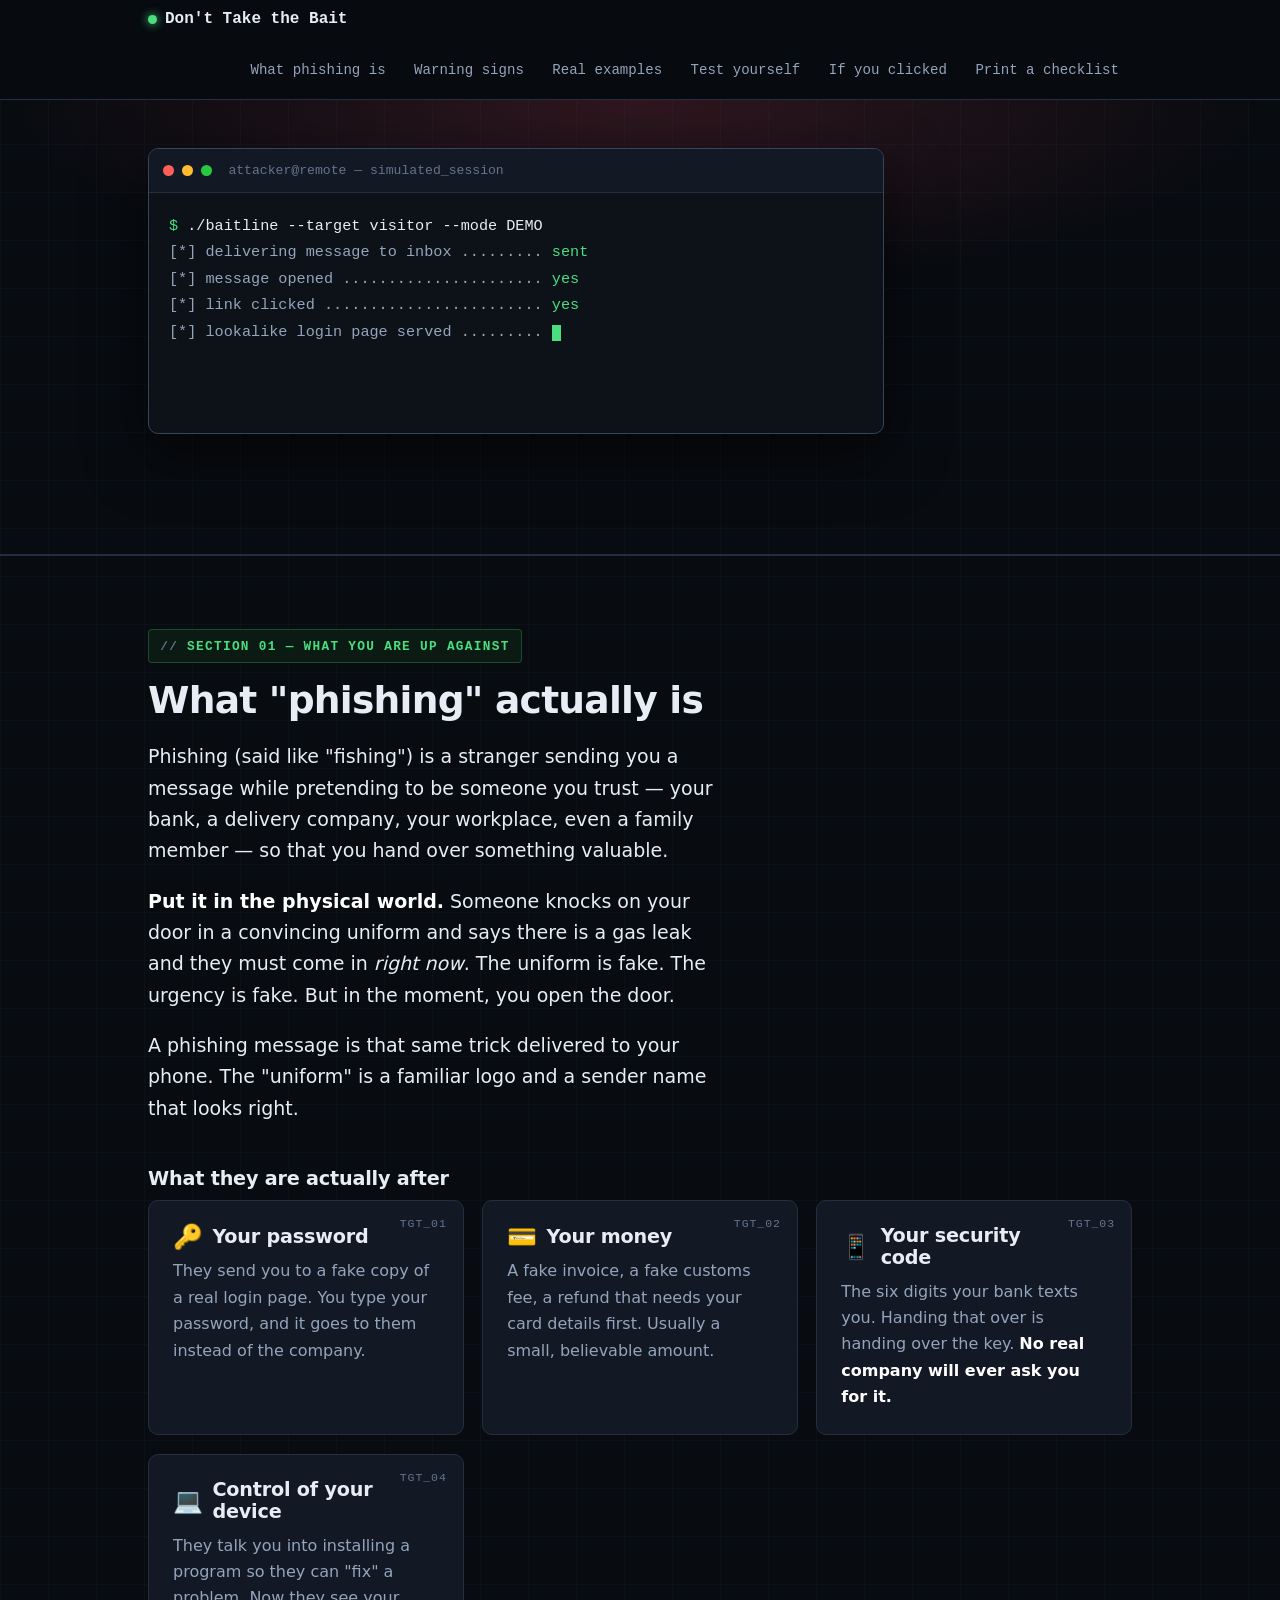
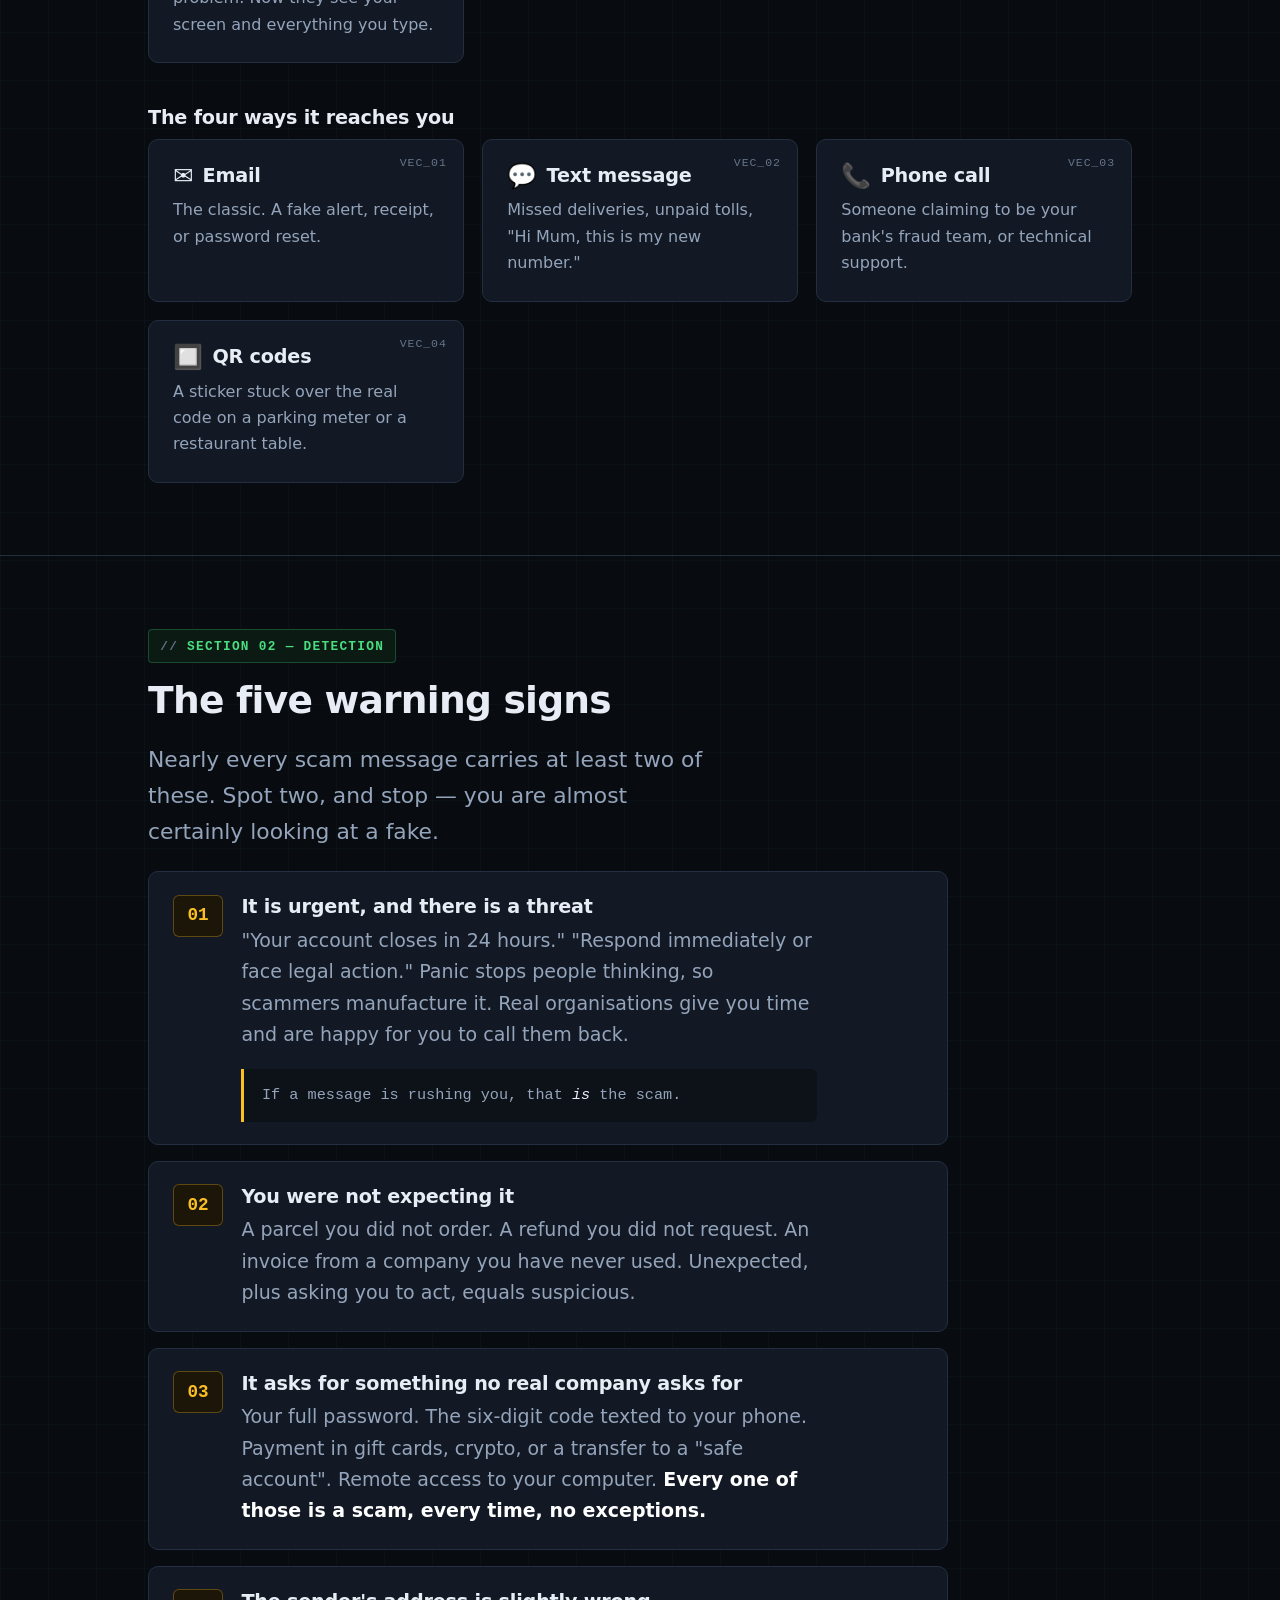
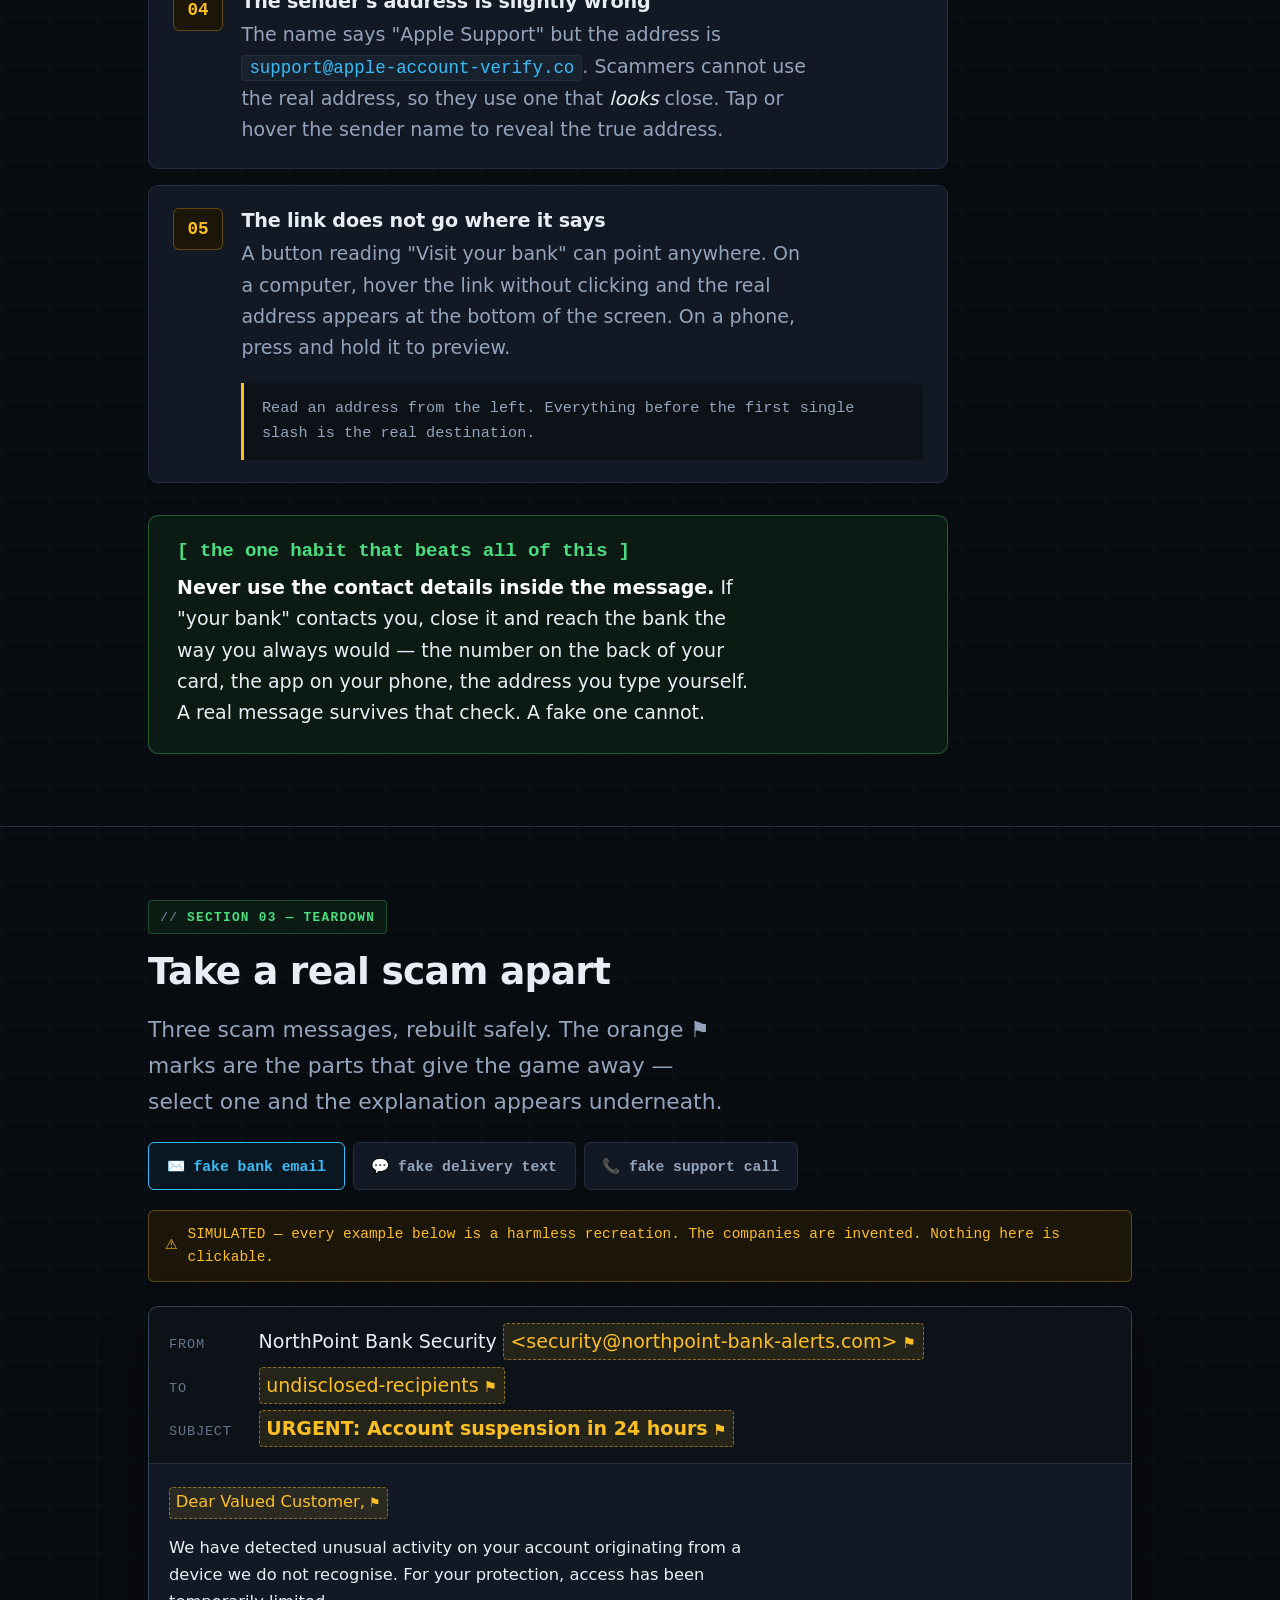
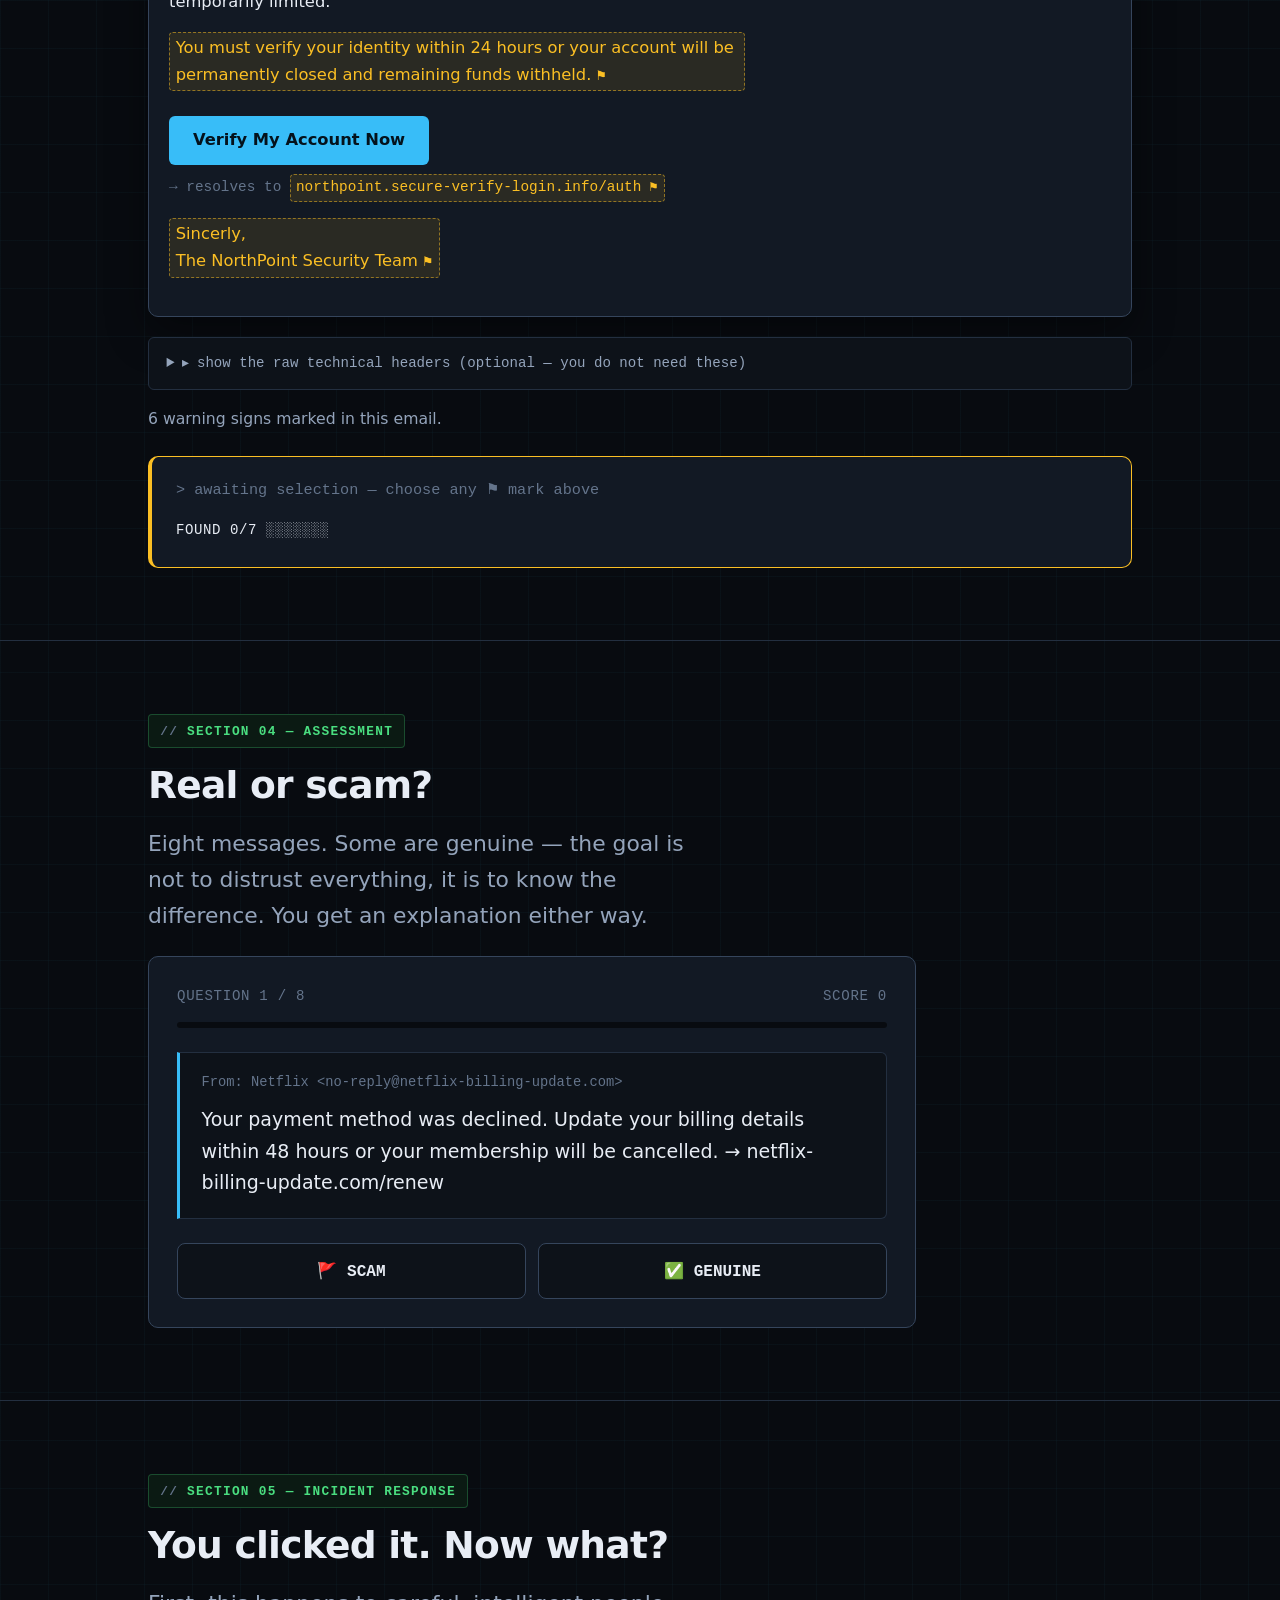
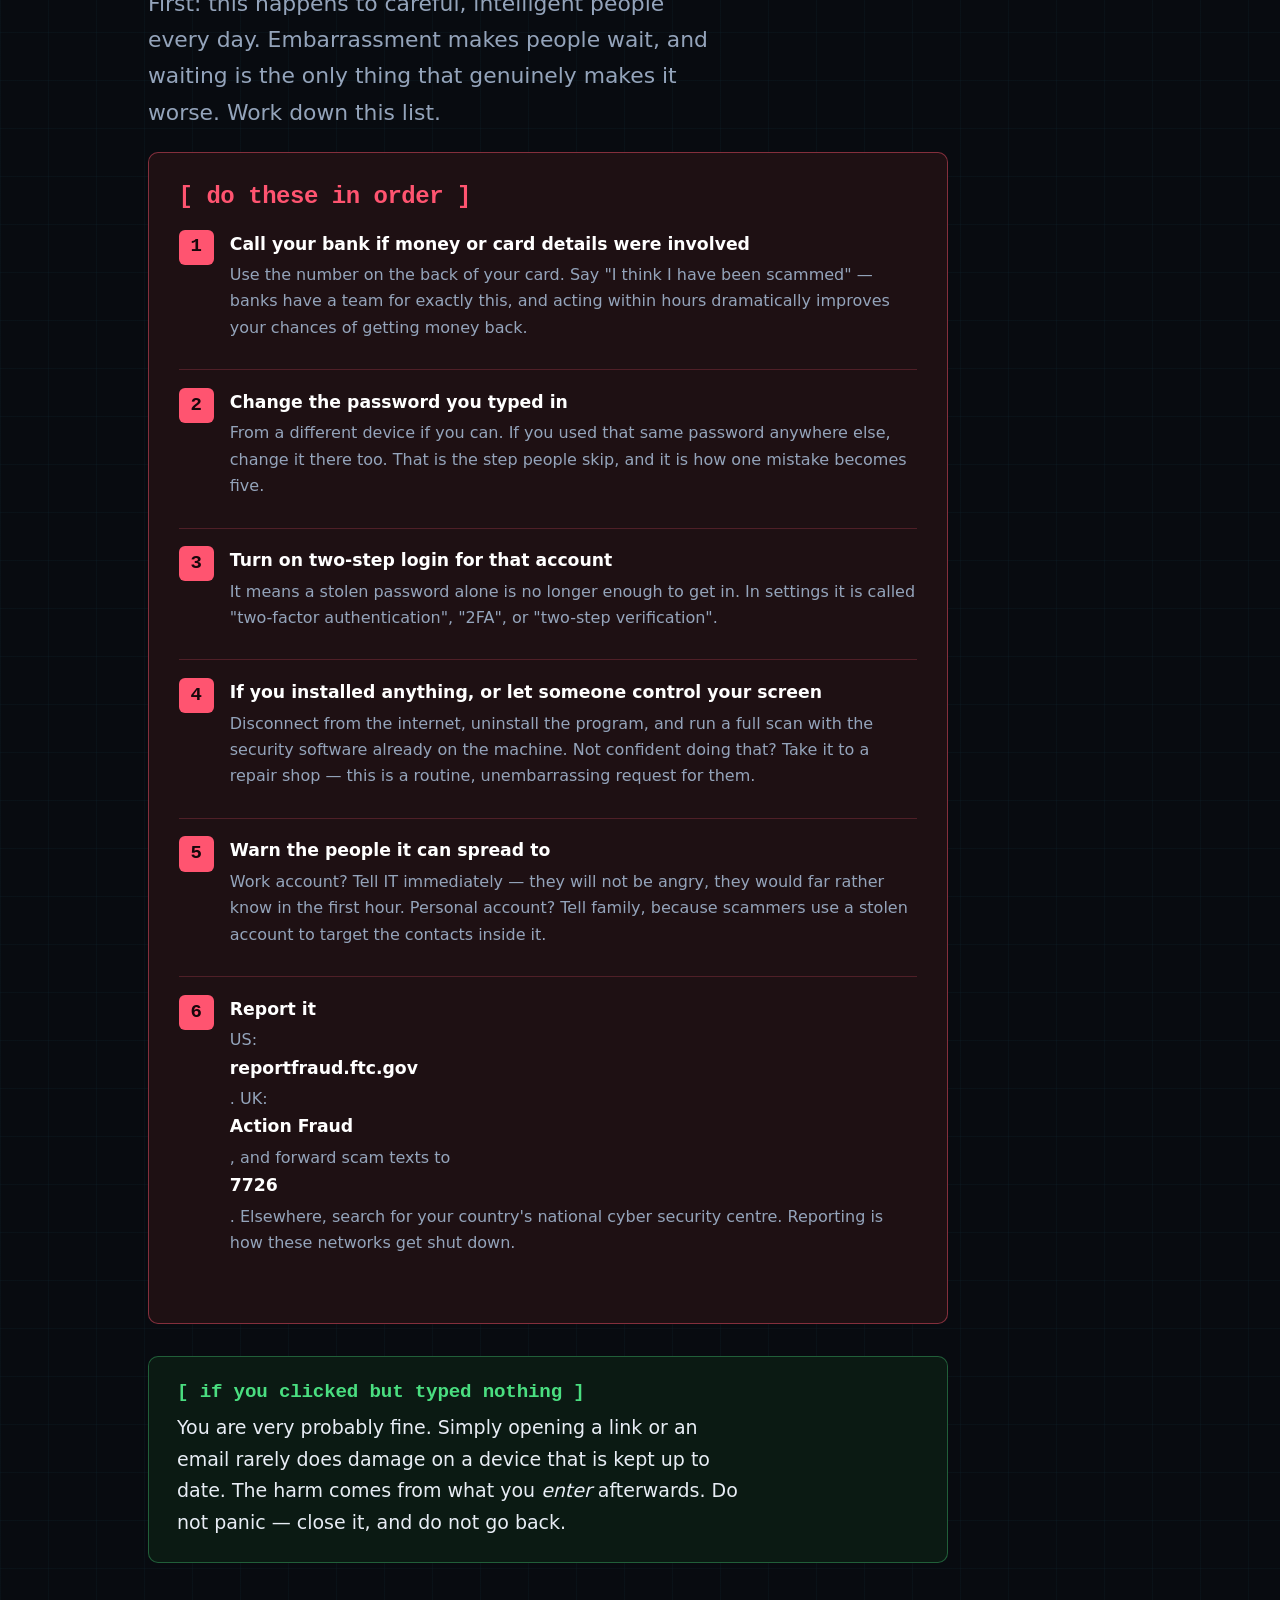
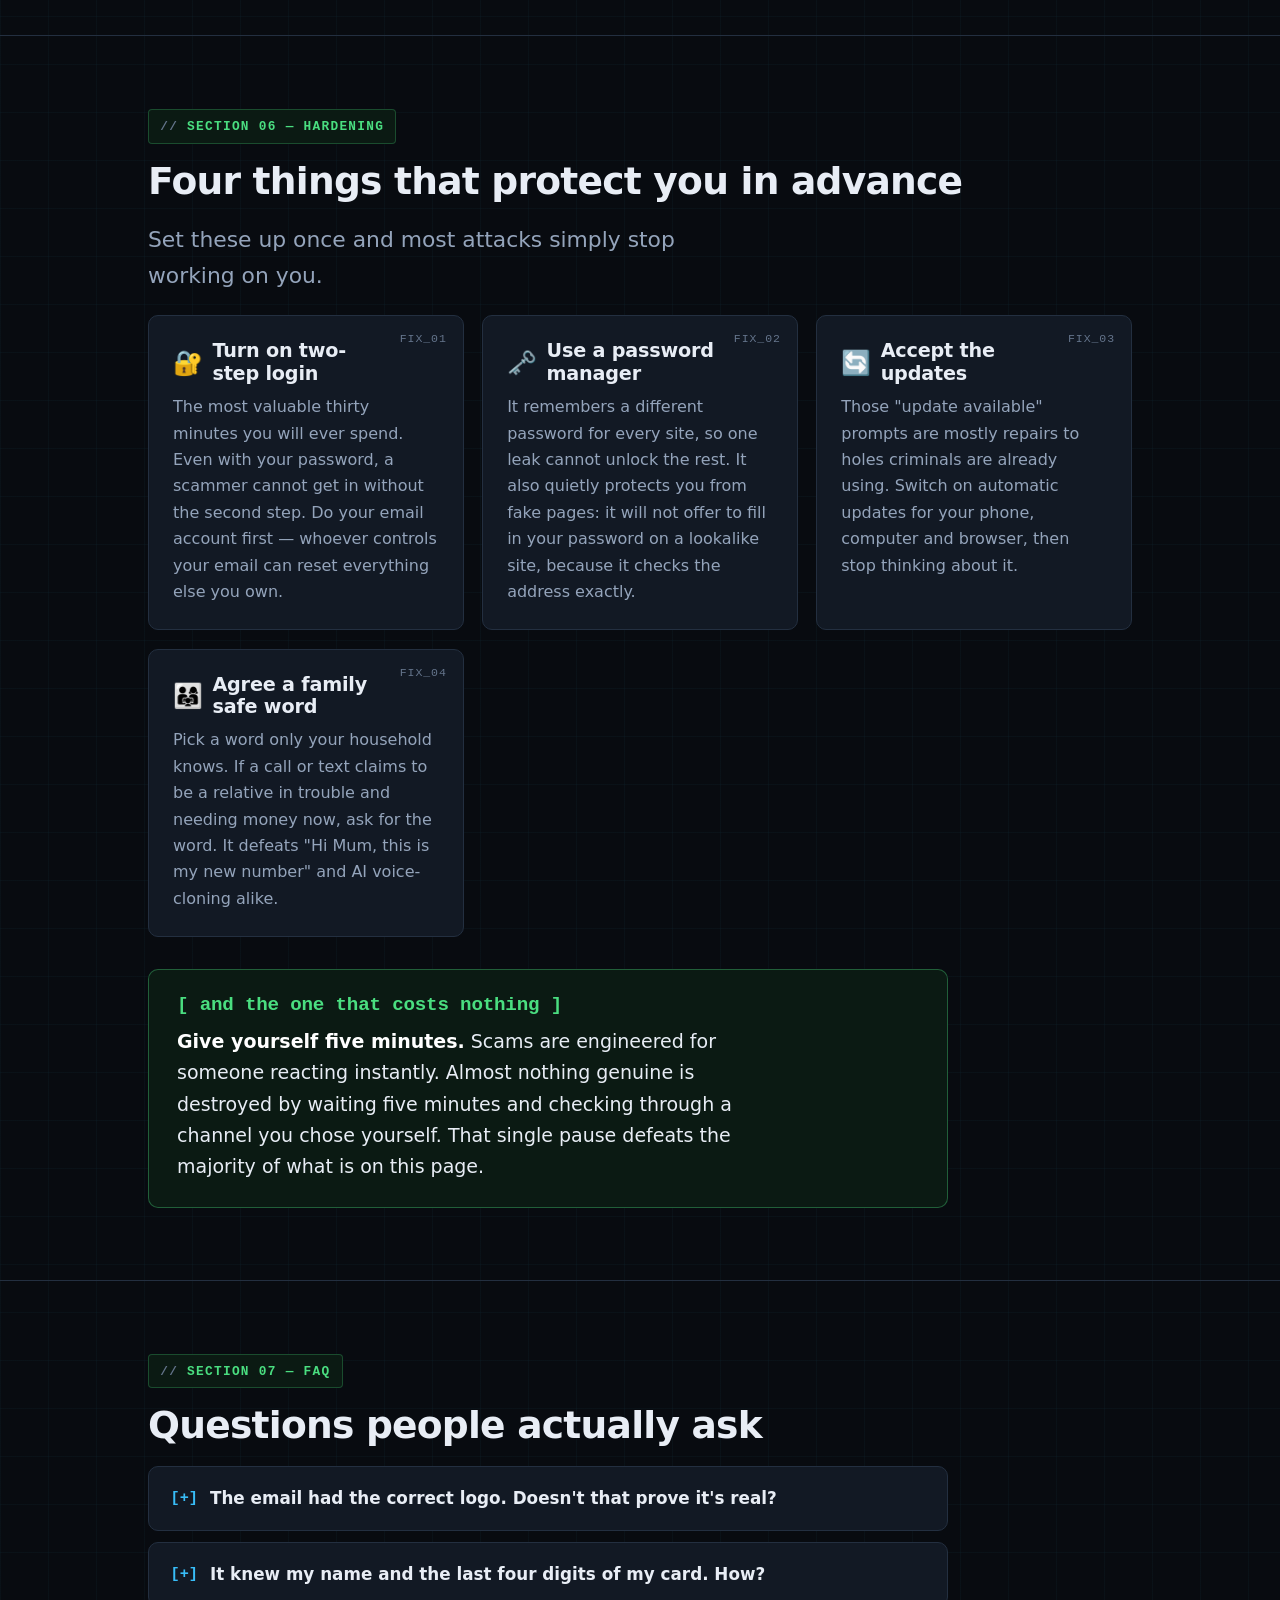
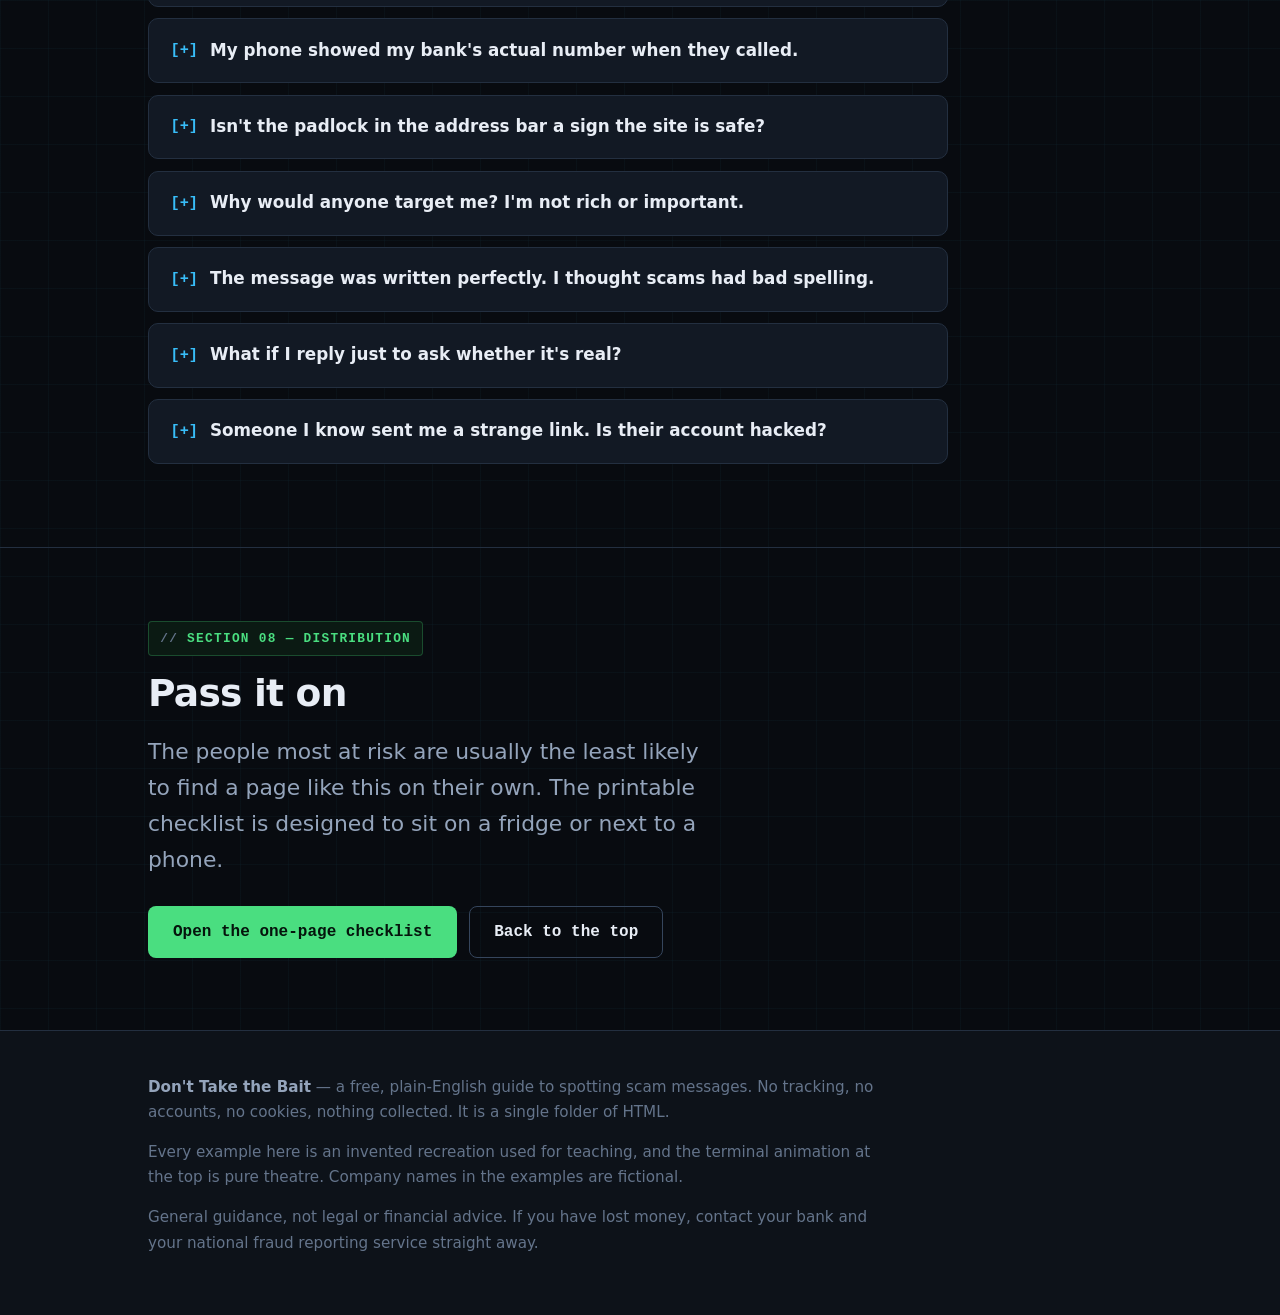
<file: index.html>
<!DOCTYPE html>
<html lang="en">
<head>
<meta charset="utf-8">
<meta name="viewport" content="width=device-width, initial-scale=1">
<title>and.... BOOM — you could have been phished</title>
<meta name="description" content="A plain-English guide to spotting phishing emails, scam texts and fraud phone calls. Real examples you can pull apart, a test, and what to do if you already clicked.">
<meta name="color-scheme" content="dark">
<meta property="og:title" content="and.... BOOM — you could have been phished">
<meta property="og:description" content="It takes one click. Here is how to make sure it is never yours.">
<meta property="og:type" content="website">
<link rel="stylesheet" href="styles.css">
<link rel="icon" href="data:image/svg+xml,<svg xmlns='http://www.w3.org/2000/svg' viewBox='0 0 100 100'><text y='.9em' font-size='90'>🎣</text></svg>">
<noscript><style>
  /* Without JavaScript the terminal cannot play, so skip straight to the point
     and hide the widgets that need scripting. The guide itself still reads fine. */
  #terminal, #quiz, #examples .tablist, #readout { display: none !important; }
  #hero-reveal { display: block !important; }
  [role="tabpanel"] { display: block !important; margin-bottom: 2rem; }
  .flag-btn { cursor: default; }
</style></noscript>
</head>
<body>

<a class="skip-link" href="#main">Skip to the main content</a>

<header class="topbar no-print">
  <div class="wrap">
    <a class="brand" href="#top"><span class="dot" aria-hidden="true"></span>Don't Take the Bait</a>
    <nav aria-label="Sections of this guide">
      <a href="#what">What phishing is</a>
      <a href="#signs">Warning signs</a>
      <a href="#examples">Real examples</a>
      <a href="#quiz">Test yourself</a>
      <a href="#clicked">If you clicked</a>
      <a href="guide.html">Print a checklist</a>
    </nav>
  </div>
</header>

<div class="hero" id="top">
  <div class="wrap">

    <!-- The theatrical bit. It is a simulation and the page says so instantly. -->
    <div class="terminal" id="terminal">
      <div class="terminal-bar" aria-hidden="true">
        <i></i><i></i><i></i>
        <span>attacker@remote — simulated_session</span>
      </div>
      <div class="terminal-body" id="terminal-body" role="img"
           aria-label="A dramatised terminal animation of a phishing attack running. It is fake — the full explanation follows below.">
      </div>
    </div>

    <div class="hero-reveal hidden" id="hero-reveal">
      <h1 class="boom">and.... BOOM</h1>
      <p class="boom-sub">you could have been phished</p>

      <p class="lede">
        <strong>Relax — nothing happened.</strong> Nothing was taken, nothing was
        installed, and this page collects nothing about you. That was a dramatisation of
        something that happens to about a million people a day, and it almost always
        starts the same boring way: one message, one link, one click.
      </p>
      <p class="lede">
        You do not need to understand computers to stop it. Scams follow a handful of
        patterns, and once you have seen the patterns you cannot un-see them.
        <strong>This page takes about fifteen minutes.</strong>
      </p>

      <div class="btn-row">
        <a class="btn" href="#signs">Show me the warning signs</a>
        <a class="btn btn-danger" href="#clicked">I already clicked something</a>
      </div>

      <div class="hero-stat">
        <div>
          <strong>~90%</strong>
          <span>of successful attacks on organisations start with a message like this</span>
        </div>
        <div>
          <strong>1 click</strong>
          <span>is the entire attack. There is no second, cleverer step</span>
        </div>
        <div>
          <strong>Anyone</strong>
          <span>gets caught. Engineers, accountants and police officers all do</span>
        </div>
      </div>
    </div>
  </div>
</div>

<main id="main">

<!-- ==================================================================== -->
<section id="what">
  <div class="wrap">
    <span class="eyebrow">Section 01 — what you are up against</span>
    <h2>What "phishing" actually is</h2>

    <p>
      Phishing (said like "fishing") is a stranger sending you a message while pretending
      to be someone you trust — your bank, a delivery company, your workplace, even a
      family member — so that you hand over something valuable.
    </p>

    <p><strong>Put it in the physical world.</strong> Someone knocks on your door in a
      convincing uniform and says there is a gas leak and they must come in
      <em>right now</em>. The uniform is fake. The urgency is fake. But in the moment,
      you open the door.</p>

    <p>A phishing message is that same trick delivered to your phone. The "uniform" is a
      familiar logo and a sender name that looks right.</p>

    <h3 style="margin-top:2.75rem">What they are actually after</h3>
    <div class="grid">
      <div class="card" data-id="TGT_01">
        <h3><span class="icon" aria-hidden="true">🔑</span> Your password</h3>
        <p>They send you to a fake copy of a real login page. You type your password, and
          it goes to them instead of the company.</p>
      </div>
      <div class="card" data-id="TGT_02">
        <h3><span class="icon" aria-hidden="true">💳</span> Your money</h3>
        <p>A fake invoice, a fake customs fee, a refund that needs your card details
          first. Usually a small, believable amount.</p>
      </div>
      <div class="card" data-id="TGT_03">
        <h3><span class="icon" aria-hidden="true">📱</span> Your security code</h3>
        <p>The six digits your bank texts you. Handing that over is handing over the key.
          <strong>No real company will ever ask you for it.</strong></p>
      </div>
      <div class="card" data-id="TGT_04">
        <h3><span class="icon" aria-hidden="true">💻</span> Control of your device</h3>
        <p>They talk you into installing a program so they can "fix" a problem. Now they
          see your screen and everything you type.</p>
      </div>
    </div>

    <h3 style="margin-top:2.75rem">The four ways it reaches you</h3>
    <div class="grid">
      <div class="card" data-id="VEC_01">
        <h3><span class="icon" aria-hidden="true">✉️</span> Email</h3>
        <p>The classic. A fake alert, receipt, or password reset.</p>
      </div>
      <div class="card" data-id="VEC_02">
        <h3><span class="icon" aria-hidden="true">💬</span> Text message</h3>
        <p>Missed deliveries, unpaid tolls, "Hi Mum, this is my new number."</p>
      </div>
      <div class="card" data-id="VEC_03">
        <h3><span class="icon" aria-hidden="true">📞</span> Phone call</h3>
        <p>Someone claiming to be your bank's fraud team, or technical support.</p>
      </div>
      <div class="card" data-id="VEC_04">
        <h3><span class="icon" aria-hidden="true">🔲</span> QR codes</h3>
        <p>A sticker stuck over the real code on a parking meter or a restaurant table.</p>
      </div>
    </div>
  </div>
</section>

<!-- ==================================================================== -->
<section id="signs">
  <div class="wrap">
    <span class="eyebrow">Section 02 — detection</span>
    <h2>The five warning signs</h2>
    <p class="lede">
      Nearly every scam message carries at least two of these. Spot two, and stop —
      you are almost certainly looking at a fake.
    </p>

    <ol class="signs">
      <li>
        <div>
          <h3>It is urgent, and there is a threat</h3>
          <p>"Your account closes in 24 hours." "Respond immediately or face legal
            action." Panic stops people thinking, so scammers manufacture it. Real
            organisations give you time and are happy for you to call them back.</p>
          <p class="quote">If a message is rushing you, that <em>is</em> the scam.</p>
        </div>
      </li>
      <li>
        <div>
          <h3>You were not expecting it</h3>
          <p>A parcel you did not order. A refund you did not request. An invoice from a
            company you have never used. Unexpected, plus asking you to act, equals
            suspicious.</p>
        </div>
      </li>
      <li>
        <div>
          <h3>It asks for something no real company asks for</h3>
          <p>Your full password. The six-digit code texted to your phone. Payment in gift
            cards, crypto, or a transfer to a "safe account". Remote access to your
            computer. <strong>Every one of those is a scam, every time, no
            exceptions.</strong></p>
        </div>
      </li>
      <li>
        <div>
          <h3>The sender's address is slightly wrong</h3>
          <p>The name says "Apple Support" but the address is
            <code>support@apple-account-verify.co</code>. Scammers cannot use the real
            address, so they use one that <em>looks</em> close. Tap or hover the sender
            name to reveal the true address.</p>
        </div>
      </li>
      <li>
        <div>
          <h3>The link does not go where it says</h3>
          <p>A button reading "Visit your bank" can point anywhere. On a computer, hover
            the link without clicking and the real address appears at the bottom of the
            screen. On a phone, press and hold it to preview.</p>
          <p class="quote">Read an address from the left. Everything before the first single slash is the real destination.</p>
        </div>
      </li>
    </ol>

    <div class="rule">
      <h3>[ the one habit that beats all of this ]</h3>
      <p><strong>Never use the contact details inside the message.</strong> If "your bank"
        contacts you, close it and reach the bank the way you always would — the number on
        the back of your card, the app on your phone, the address you type yourself. A
        real message survives that check. A fake one cannot.</p>
    </div>
  </div>
</section>

<!-- ==================================================================== -->
<section id="examples">
  <div class="wrap">
    <span class="eyebrow">Section 03 — teardown</span>
    <h2>Take a real scam apart</h2>
    <p class="lede">
      Three scam messages, rebuilt safely. The orange ⚑ marks are the parts that give the
      game away — select one and the explanation appears underneath.
    </p>

    <div class="tablist" role="tablist" aria-label="Choose an example">
      <button role="tab" id="tab-email" aria-controls="panel-email" aria-selected="true">✉️ fake bank email</button>
      <button role="tab" id="tab-text"  aria-controls="panel-text"  aria-selected="false">💬 fake delivery text</button>
      <button role="tab" id="tab-call"  aria-controls="panel-call"  aria-selected="false">📞 fake support call</button>
    </div>

    <p class="fake-note"><span aria-hidden="true">⚠</span> SIMULATED — every example below
      is a harmless recreation. The companies are invented. Nothing here is clickable.</p>

    <!-- ---------- EMAIL ---------- -->
    <div id="panel-email" role="tabpanel" aria-labelledby="tab-email" tabindex="0">
      <div class="mock">
        <div class="mock-head">
          <div class="row">
            <span class="label">From</span>
            <span>NorthPoint Bank Security
              <button class="flag-btn" data-title="The address is not really the bank"
                data-explain="The name shown is 'NorthPoint Bank Security', but the actual address is northpoint-bank-alerts.com — not the bank's real website. Anyone can put any name they like in the From field; only the part after the @ symbol means anything, and even that can be faked. Treat the sender name as decoration, never as proof.">&lt;security@northpoint-bank-alerts.com&gt;</button>
            </span>
          </div>
          <div class="row">
            <span class="label">To</span>
            <span><button class="flag-btn" data-title="It does not know who you are"
              data-explain="Your bank knows your name and your account number. A message sent to 'undisclosed recipients' went to thousands of people at once, hoping a few of them happen to bank there. You were not chosen — you were included.">undisclosed-recipients</button></span>
          </div>
          <div class="row">
            <span class="label">Subject</span>
            <span><strong><button class="flag-btn" data-title="Manufactured panic"
              data-explain="A deadline in the subject line is the most common trick there is. It exists to stop you thinking. Real banks freeze a suspicious transaction and then wait for you — they do not give you 24 hours to save your own account.">URGENT: Account suspension in 24 hours</button></strong></span>
          </div>
        </div>
        <div class="mock-body">
          <p><button class="flag-btn" data-title="A greeting with no name in it"
            data-explain="'Dear Valued Customer' means the sender does not know your name, because they never had it. Your real bank uses your name. Careful though — some scammers do know your name from a data breach, so a correct name does not prove a message is genuine.">Dear Valued Customer,</button></p>

          <p>We have detected unusual activity on your account originating from a device
            we do not recognise. For your protection, access has been temporarily limited.</p>

          <p><button class="flag-btn" data-title="A threat, and a demand to act now"
            data-explain="Threat, plus deadline, plus a single link to 'fix' it. That combination is the entire shape of a phishing email. Notice the only way out they offer is their link — that is deliberate, because they must keep you away from the real bank.">You must verify your identity within 24 hours or your account will be permanently closed and remaining funds withheld.</button></p>

          <p>
            <span class="mock-btn">Verify My Account Now</span><br>
            <span style="font-size:.9rem;color:var(--ink-dim);font-family:var(--mono)">
              → resolves to
              <button class="flag-btn" data-title="The link goes somewhere else entirely"
                data-explain="Read a web address from the left and stop at the first single slash. That gives you 'secure-verify-login.info' — the site you would actually land on. The word 'northpoint' was put at the front purely to reassure you, and it means nothing at all. On a phone, press and hold a link to preview where it really goes.">northpoint.secure-verify-login.info/auth</button>
            </span>
          </p>

          <p><button class="flag-btn" data-title="Sloppy writing"
            data-explain="'Sincerly' is misspelled and the sign-off is vague. Big companies employ people to proofread. Mistakes like this are a useful hint — but never rely on this one alone, because plenty of scam messages are now written flawlessly.">Sincerly,<br>The NorthPoint Security Team</button></p>
        </div>
      </div>

      <details class="raw">
        <summary>▸ show the raw technical headers (optional — you do not need these)</summary>
<pre><i>Return-Path:</i> &lt;bounce-8827@mail-relay-04.<b>vps-host-cheap.ru</b>&gt;
<i>Received:</i> from mail-relay-04.<b>vps-host-cheap.ru</b> ([<b>45.147.x.x</b>])
<i>From:</i> "NorthPoint Bank Security" &lt;security@<b>northpoint-bank-alerts.com</b>&gt;
<i>Reply-To:</i> <b>recovery.dept.9931@gmail.com</b>
<i>SPF:</i>   <b>fail</b>  (domain does not authorise this sender)
<i>DKIM:</i>  <b>none</b> (message is not signed)
<i>DMARC:</i> <b>fail</b></pre>
        <p style="font-size:.95rem;color:var(--ink-soft);padding:0 1.1rem 1.1rem;max-width:none">
          Plain English: the mail was sent from a rented server in another country, the
          reply would go to a free Gmail address, and all three automatic authenticity
          checks failed. <strong>You never have to read this.</strong> The From address and
          the link told you the same thing in two seconds.
        </p>
      </details>

      <p class="flag-hint">6 warning signs marked in this email.</p>
    </div>

    <!-- ---------- TEXT ---------- -->
    <div id="panel-text" role="tabpanel" aria-labelledby="tab-text" tabindex="0" class="hidden">
      <div class="mock mock-phone">
        <div class="mock-head">
          <div class="row">
            <span class="label">From</span>
            <span><button class="flag-btn" data-title="An ordinary mobile number"
              data-explain="Delivery companies text from a short code or a branded sender name, not from a personal-looking mobile number. A random number you have never seen, sending you a link, is a bad sign all on its own.">+1 (838) 555-0142</button></span>
          </div>
        </div>
        <div class="bubble">
          <p><button class="flag-btn" data-title="The brand name is misspelled"
            data-explain="'FedEX Express' with that spelling is not the real company. Scammers alter a letter or the capitalisation because they cannot use the genuine name and web address. Compare it letter by letter against a real message you have kept.">[FedEX Express]</button>
            Your package #DH4471 could not be delivered due to an
            <button class="flag-btn" data-title="A tiny fee is the hook"
              data-explain="$1.99 is small enough that paying feels easier than arguing. But they do not want the $1.99 — they want your card number, expiry date and security code, to use for far larger purchases later or to sell on.">unpaid customs fee of $1.99.</button>
            <button class="flag-btn" data-title="A deadline, again"
              data-explain="Same trick as the email: a countdown so you act before you think. Real delivery companies leave a card, hold the parcel for days, and let you sort it out on their own website in your own time.">Reschedule within 12h or it returns to sender:</button>
            <button class="flag-btn" data-title="An address that is not the company's"
              data-explain="The real company's website is fedex.com. Anything else — no matter how many times the word 'fedex' appears in it — is a different website owned by somebody else. Endings like .info, .top and .icu, and long hyphenated names, are very common in scams.">fedex-redelivery-fee.info/pay</button>
          </p>
        </div>
      </div>
      <p class="flag-hint">5 warning signs marked. The biggest one is not marked at all:
        <strong>were you expecting a parcel?</strong></p>
    </div>

    <!-- ---------- CALL ---------- -->
    <div id="panel-call" role="tabpanel" aria-labelledby="tab-call" tabindex="0" class="hidden">
      <div class="mock">
        <div class="mock-head">
          <div class="row">
            <span class="label">Caller ID</span>
            <span><button class="flag-btn" data-title="Caller ID can be faked"
              data-explain="The name and number your phone displays are set by the caller. Scammers routinely make it read as your bank's real published number. Seeing the right number proves nothing whatsoever — this surprises almost everyone, and it is the single most useful fact on this page.">NorthPoint Bank — Fraud Dept</button></span>
          </div>
        </div>
        <div class="mock-body">
          <p><em>"Good afternoon, I'm calling from the fraud team at NorthPoint Bank.
            <button class="flag-btn" data-title="They called you"
              data-explain="This is the heart of it. When you dial the number on your card, you know who answered. When they call you, you know nothing at all. Almost every phone scam depends on the victim never making that distinction.">We've blocked two attempted payments on your card this morning.</button>"</em></p>

          <p><em>"To confirm I'm speaking to the account holder,
            <button class="flag-btn" data-title="Nobody legitimate asks for your code"
              data-explain="The six-digit code your bank texts you exists specifically to keep other people out — including people pretending to be the bank. Your bank already knows it and never needs you to read it back. The text itself usually says 'never share this code'. If someone asks for it, the call is a scam and you can hang up right there.">could you read me the six-digit code we've just sent to your phone?</button>"</em></p>

          <p><em>"Now, your account has been compromised, so
            <button class="flag-btn" data-title="The &quot;safe account&quot; lie"
              data-explain="There is no such thing as a safe account. No bank will ever ask you to move your own money somewhere else to protect it — that account belongs to the criminal, and once the transfer clears the money is gone. This is the most financially damaging phone scam there is.">we need to move your balance to a secure holding account while we investigate.</button>"</em></p>

          <p><em>"
            <button class="flag-btn" data-title="Isolating you from help"
              data-explain="A genuine caller will happily wait while you check with somebody. Anyone telling you to keep the call secret, stay on the line, or not mention it to the cashier is protecting the scam, not you. 'It's a confidential investigation' is a script, not a rule.">Please don't discuss this with anyone — it's an active investigation.</button>
            And stay on the line, don't hang up."</em></p>
        </div>
      </div>
      <p class="flag-hint">5 warning signs marked. The fix never changes:
        <strong>hang up, wait five minutes, then dial the number printed on your bank card
        yourself.</strong></p>
    </div>

    <div class="flag-readout" id="readout" role="status" aria-live="polite">
      <p class="placeholder">&gt; awaiting selection — choose any ⚑ mark above</p>
      <p class="flag-progress" id="progress"></p>
    </div>
  </div>
</section>

<!-- ==================================================================== -->
<section id="quiz">
  <div class="wrap">
    <span class="eyebrow">Section 04 — assessment</span>
    <h2>Real or scam?</h2>
    <p class="lede">
      Eight messages. Some are genuine — the goal is not to distrust everything, it is to
      know the difference. You get an explanation either way.
    </p>

    <div class="quiz" id="quiz">
      <div id="quiz-play">
        <div class="quiz-meta">
          <span id="quiz-count">QUESTION 1 / 8</span>
          <span id="quiz-score">SCORE 0</span>
        </div>
        <div class="quiz-bar"><span id="quiz-bar-fill"></span></div>

        <div class="quiz-scenario">
          <span class="from" id="quiz-from"></span>
          <p id="quiz-text"></p>
        </div>

        <div class="quiz-answers" id="quiz-answers">
          <button type="button" data-answer="scam">🚩 SCAM</button>
          <button type="button" data-answer="real">✅ GENUINE</button>
        </div>

        <div class="quiz-feedback hidden" id="quiz-feedback">
          <h3 id="quiz-verdict"></h3>
          <p id="quiz-explain"></p>
          <button class="btn" type="button" id="quiz-next">Next question →</button>
        </div>
      </div>

      <div id="quiz-done" class="quiz-result hidden">
        <span class="score" id="final-score">0/8</span>
        <h3 id="final-title"></h3>
        <p id="final-message"></p>
        <div class="btn-row" style="justify-content:center">
          <button class="btn btn-secondary" type="button" id="quiz-restart">Run again</button>
          <a class="btn" href="guide.html">Get the printable checklist</a>
        </div>
      </div>
    </div>
  </div>
</section>

<!-- ==================================================================== -->
<section id="clicked">
  <div class="wrap">
    <span class="eyebrow">Section 05 — incident response</span>
    <h2>You clicked it. Now what?</h2>
    <p class="lede">
      First: this happens to careful, intelligent people every day. Embarrassment makes
      people wait, and waiting is the only thing that genuinely makes it worse. Work down
      this list.
    </p>

    <div class="emergency">
      <h2>[ do these in order ]</h2>
      <ol class="steps">
        <li>
          <div>
            <strong>Call your bank if money or card details were involved</strong>
            <p>Use the number on the back of your card. Say "I think I have been scammed" —
              banks have a team for exactly this, and acting within hours dramatically
              improves your chances of getting money back.</p>
          </div>
        </li>
        <li>
          <div>
            <strong>Change the password you typed in</strong>
            <p>From a different device if you can. If you used that same password anywhere
              else, change it there too. That is the step people skip, and it is how one
              mistake becomes five.</p>
          </div>
        </li>
        <li>
          <div>
            <strong>Turn on two-step login for that account</strong>
            <p>It means a stolen password alone is no longer enough to get in. In settings
              it is called "two-factor authentication", "2FA", or "two-step verification".</p>
          </div>
        </li>
        <li>
          <div>
            <strong>If you installed anything, or let someone control your screen</strong>
            <p>Disconnect from the internet, uninstall the program, and run a full scan with
              the security software already on the machine. Not confident doing that? Take
              it to a repair shop — this is a routine, unembarrassing request for them.</p>
          </div>
        </li>
        <li>
          <div>
            <strong>Warn the people it can spread to</strong>
            <p>Work account? Tell IT immediately — they will not be angry, they would far
              rather know in the first hour. Personal account? Tell family, because
              scammers use a stolen account to target the contacts inside it.</p>
          </div>
        </li>
        <li>
          <div>
            <strong>Report it</strong>
            <p>US: <strong>reportfraud.ftc.gov</strong>. UK: <strong>Action Fraud</strong>,
              and forward scam texts to <strong>7726</strong>. Elsewhere, search for your
              country's national cyber security centre. Reporting is how these networks
              get shut down.</p>
          </div>
        </li>
      </ol>
    </div>

    <div class="rule">
      <h3>[ if you clicked but typed nothing ]</h3>
      <p>You are very probably fine. Simply opening a link or an email rarely does damage
        on a device that is kept up to date. The harm comes from what you <em>enter</em>
        afterwards. Do not panic — close it, and do not go back.</p>
    </div>
  </div>
</section>

<!-- ==================================================================== -->
<section id="protect">
  <div class="wrap">
    <span class="eyebrow">Section 06 — hardening</span>
    <h2>Four things that protect you in advance</h2>
    <p class="lede">Set these up once and most attacks simply stop working on you.</p>

    <div class="grid">
      <div class="card" data-id="FIX_01">
        <h3><span class="icon" aria-hidden="true">🔐</span> Turn on two-step login</h3>
        <p>The most valuable thirty minutes you will ever spend. Even with your password, a
          scammer cannot get in without the second step. Do your email account first —
          whoever controls your email can reset everything else you own.</p>
      </div>
      <div class="card" data-id="FIX_02">
        <h3><span class="icon" aria-hidden="true">🗝️</span> Use a password manager</h3>
        <p>It remembers a different password for every site, so one leak cannot unlock the
          rest. It also quietly protects you from fake pages: it will not offer to fill in
          your password on a lookalike site, because it checks the address exactly.</p>
      </div>
      <div class="card" data-id="FIX_03">
        <h3><span class="icon" aria-hidden="true">🔄</span> Accept the updates</h3>
        <p>Those "update available" prompts are mostly repairs to holes criminals are
          already using. Switch on automatic updates for your phone, computer and browser,
          then stop thinking about it.</p>
      </div>
      <div class="card" data-id="FIX_04">
        <h3><span class="icon" aria-hidden="true">👨‍👩‍👧</span> Agree a family safe word</h3>
        <p>Pick a word only your household knows. If a call or text claims to be a relative
          in trouble and needing money now, ask for the word. It defeats "Hi Mum, this is
          my new number" and AI voice-cloning alike.</p>
      </div>
    </div>

    <div class="rule">
      <h3>[ and the one that costs nothing ]</h3>
      <p><strong>Give yourself five minutes.</strong> Scams are engineered for someone
        reacting instantly. Almost nothing genuine is destroyed by waiting five minutes and
        checking through a channel you chose yourself. That single pause defeats the
        majority of what is on this page.</p>
    </div>
  </div>
</section>

<!-- ==================================================================== -->
<section id="faq">
  <div class="wrap">
    <span class="eyebrow">Section 07 — FAQ</span>
    <h2>Questions people actually ask</h2>

    <details>
      <summary>The email had the correct logo. Doesn't that prove it's real?</summary>
      <p>No. A logo is a picture, and anyone can copy one off a website in seconds. Same
        for the layout, the colours, the small print, and the unsubscribe link. Scam
        messages are often pixel-perfect copies. Judge the sender address and the link,
        never the artwork.</p>
    </details>

    <details>
      <summary>It knew my name and the last four digits of my card. How?</summary>
      <p>Almost certainly from a data breach at some company you once used — those lists
        are bought and sold in bulk. It feels deeply personal, which is exactly why it
        works. Personal details prove your information leaked somewhere, not that the
        sender is genuine.</p>
    </details>

    <details>
      <summary>My phone showed my bank's actual number when they called.</summary>
      <p>Caller ID can be set to display any number the caller chooses, and nobody verifies
        it. That is why the advice is always to hang up and dial back yourself. On a
        landline, wait a minute or use a different phone first, because the original call
        can stay connected.</p>
    </details>

    <details>
      <summary>Isn't the padlock in the address bar a sign the site is safe?</summary>
      <p>It only means the connection is private, not that the owner is honest. Fake sites
        get that padlock in minutes, for free. A padlock on a scam page means your details
        are being sent to the criminal securely.</p>
    </details>

    <details>
      <summary>Why would anyone target me? I'm not rich or important.</summary>
      <p>You are not being targeted personally. These go out to millions of addresses at
        essentially zero cost, so a success rate of one in ten thousand is still
        profitable. It is not about you — which also means being caught says nothing about
        your intelligence.</p>
    </details>

    <details>
      <summary>The message was written perfectly. I thought scams had bad spelling.</summary>
      <p>That advice is out of date. Poor spelling used to be a filter the scammers
        <em>wanted</em>, because it weeded out cautious people early. Today plenty of scam
        messages are flawless. Good English is no reassurance at all — check the address
        and the link instead.</p>
    </details>

    <details>
      <summary>What if I reply just to ask whether it's real?</summary>
      <p>Don't. A reply confirms your address or number is live and read by a real person,
        which makes you more valuable and gets you more of them. It also starts a
        conversation, and conversations are where scammers do their best work. Delete it,
        then check with the company directly.</p>
    </details>

    <details>
      <summary>Someone I know sent me a strange link. Is their account hacked?</summary>
      <p>Very possibly, and it is worth telling them — through a different channel. Call
        them, or message them on another app. If the account really is compromised, the
        person replying to you in that chat may not be them.</p>
    </details>
  </div>
</section>

<!-- ==================================================================== -->
<section id="share" class="no-print">
  <div class="wrap">
    <span class="eyebrow">Section 08 — distribution</span>
    <h2>Pass it on</h2>
    <p class="lede">
      The people most at risk are usually the least likely to find a page like this on
      their own. The printable checklist is designed to sit on a fridge or next to a phone.
    </p>
    <div class="btn-row">
      <a class="btn" href="guide.html">Open the one-page checklist</a>
      <a class="btn btn-secondary" href="#top">Back to the top</a>
    </div>
  </div>
</section>

</main>

<footer>
  <div class="wrap">
    <p><strong>Don't Take the Bait</strong> — a free, plain-English guide to spotting scam
      messages. No tracking, no accounts, no cookies, nothing collected. It is a single
      folder of HTML.</p>
    <p>Every example here is an invented recreation used for teaching, and the terminal
      animation at the top is pure theatre. Company names in the examples are fictional.</p>
    <p>General guidance, not legal or financial advice. If you have lost money, contact
      your bank and your national fraud reporting service straight away.</p>
  </div>
</footer>

<script src="app.js"></script>
</body>
</html>
</file>
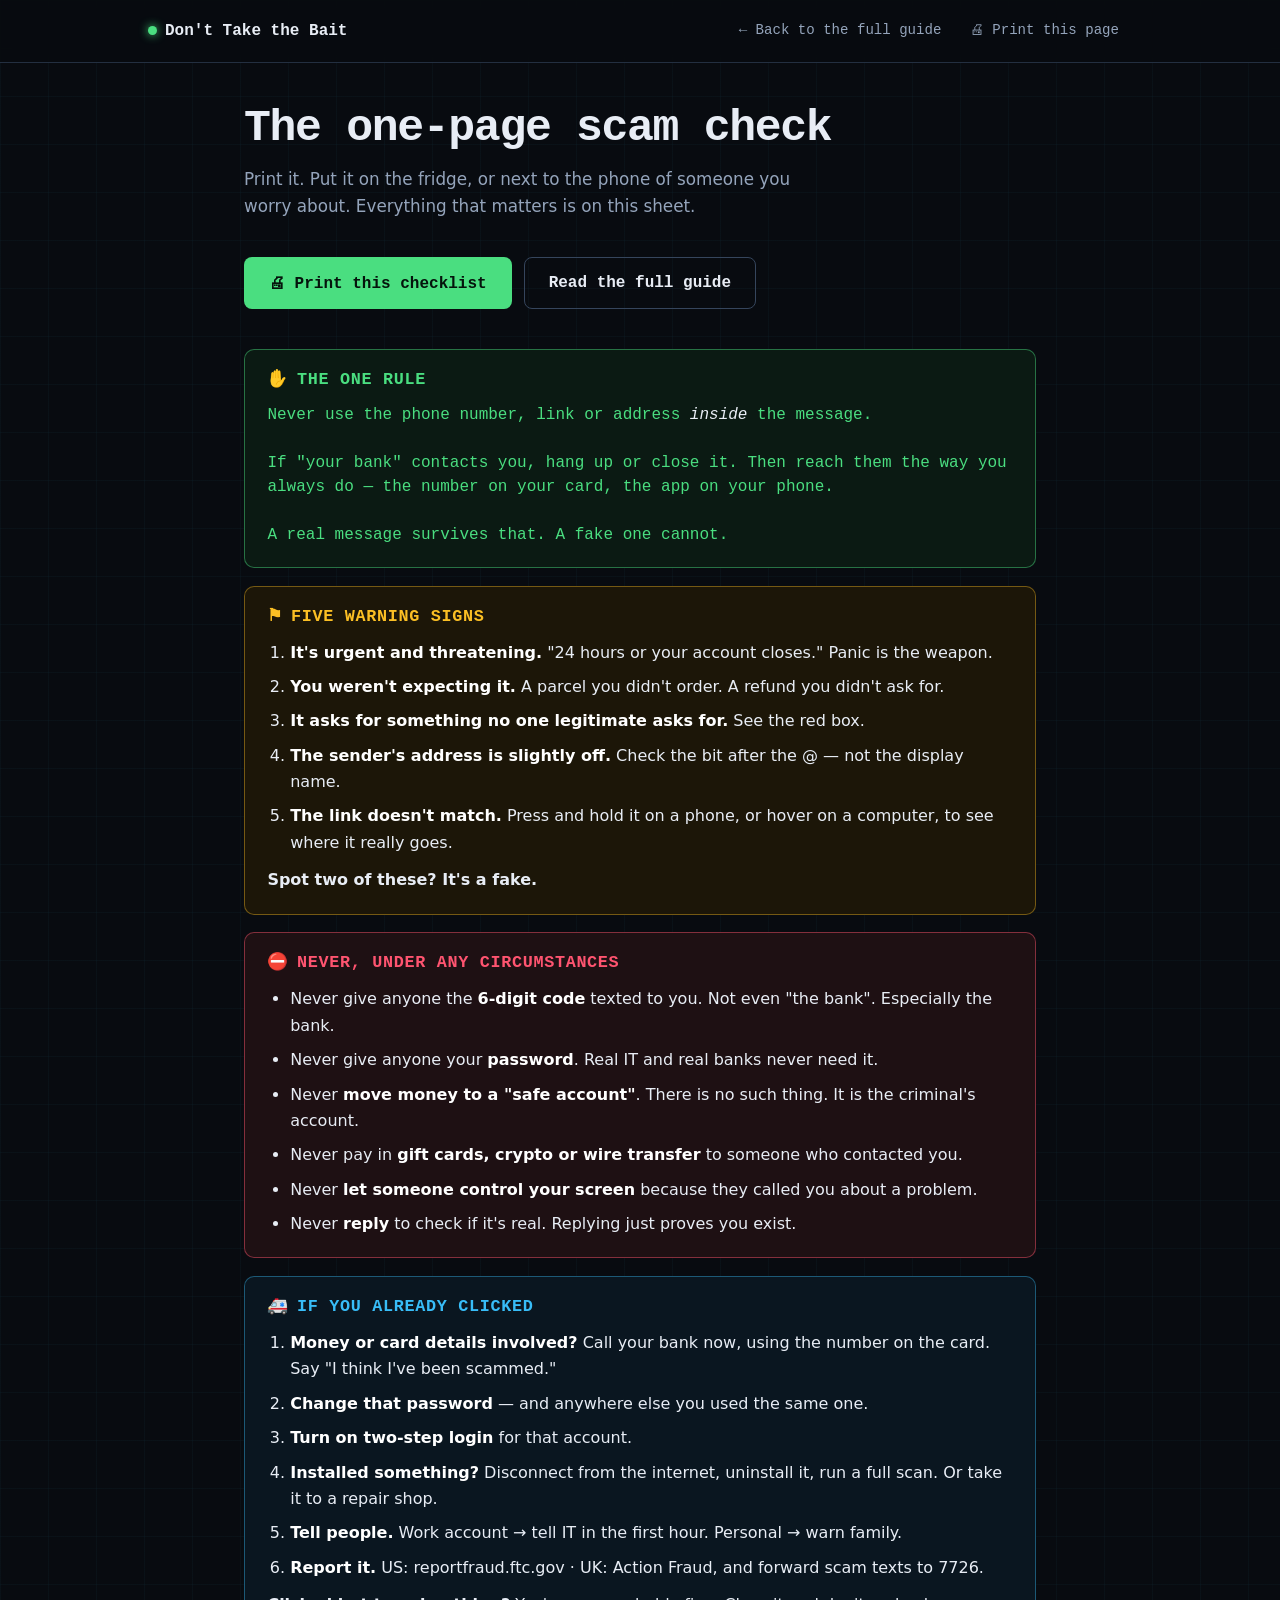
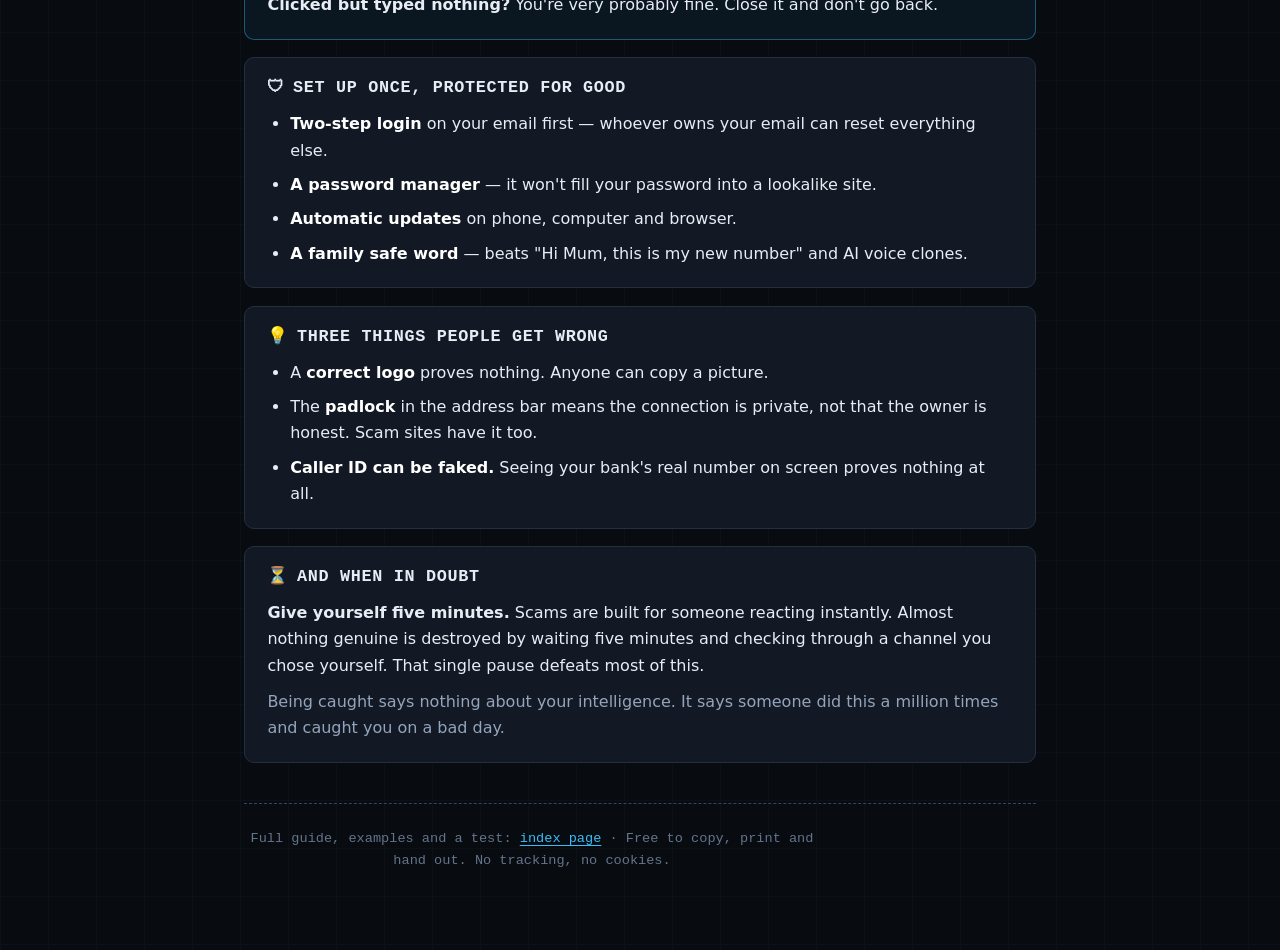
<file: guide.html>
<!DOCTYPE html>
<html lang="en">
<head>
<meta charset="utf-8">
<meta name="viewport" content="width=device-width, initial-scale=1">
<title>The one-page scam check — Don't Take the Bait</title>
<meta name="description" content="A printable one-page checklist for spotting scam messages. Designed to go on a fridge or next to a phone.">
<meta name="color-scheme" content="dark">
<link rel="stylesheet" href="styles.css">
<link rel="icon" href="data:image/svg+xml,<svg xmlns='http://www.w3.org/2000/svg' viewBox='0 0 100 100'><text y='.9em' font-size='90'>🎣</text></svg>">
<style>
  /* Guide-specific layout. Screen: a single readable column.
     Print: two columns so the whole thing lands on one sheet of paper. */
  .sheet { max-width: 52rem; margin: 0 auto; padding: 2.5rem 1.25rem 4rem; }
  .sheet h1 { font-size: clamp(1.9rem, 5vw, 2.8rem); font-family: var(--mono); color: var(--ink); text-shadow: none; margin-bottom: .25em; }
  .sheet > p.sub { font-size: 1.05rem; color: var(--ink-soft); margin-bottom: 2.25rem; }

  .block {
    background: var(--surface);
    border: 1px solid var(--line);
    border-radius: var(--radius);
    padding: 1.25rem 1.4rem;
    margin-bottom: 1.1rem;
    break-inside: avoid;
  }
  .block h2 {
    font-family: var(--mono);
    font-size: 1.05rem;
    letter-spacing: .04em;
    text-transform: uppercase;
    margin-bottom: .85rem;
    display: flex; align-items: center; gap: .5rem;
  }
  .block.stop  { border-color: rgba(74, 222, 128, .45);  background: var(--term-bg); }
  .block.stop h2  { color: var(--term); }
  .block.never { border-color: rgba(255, 84, 112, .45);  background: var(--red-bg); }
  .block.never h2 { color: var(--red); }
  .block.signs-b { border-color: rgba(251, 191, 36, .4); background: var(--amber-bg); }
  .block.signs-b h2 { color: var(--amber); }
  .block.after { border-color: rgba(56, 189, 248, .4);   background: var(--cyan-bg); }
  .block.after h2 { color: var(--cyan); }

  .block ul, .block ol { margin: 0; padding-left: 1.2em; max-width: none; }
  .block li { margin-bottom: .5em; font-size: 1rem; color: var(--ink); }
  .block li:last-child { margin-bottom: 0; }
  .block li b { color: #fff; }
  .block p { max-width: none; font-size: 1rem; margin-bottom: 0; }

  .big-rule {
    font-family: var(--mono);
    font-size: 1.15rem;
    line-height: 1.5;
    color: var(--term);
    margin: 0;
  }

  .cut { border: 0; border-top: 1px dashed var(--line-hot); margin: 2.5rem 0 1.5rem; }
  .fold-note { font-family: var(--mono); font-size: .85rem; color: var(--ink-dim); text-align: center; }

  @media print {
    @page { margin: 12mm; }
    .sheet { padding: 0; max-width: none; }
    .sheet h1 { font-size: 17pt; margin-bottom: .15em; }
    .sheet > p.sub { font-size: 9pt; margin-bottom: .8rem; color: #333; }
    .columns { column-count: 2; column-gap: 8mm; }
    .block {
      background: #fff !important;
      border: 1pt solid #000 !important;
      padding: 3mm 4mm;
      margin-bottom: 3mm;
      border-radius: 2mm;
    }
    .block h2 { font-size: 9.5pt; color: #000 !important; margin-bottom: 2mm; }
    .block li, .block p { font-size: 8.6pt; line-height: 1.32; color: #000; margin-bottom: 1.1mm; }
    .big-rule { font-size: 9.5pt; color: #000; }
    .cut, .fold-note { display: none; }
  }
</style>
</head>
<body>

<a class="skip-link" href="#sheet">Skip to the checklist</a>

<header class="topbar no-print">
  <div class="wrap">
    <a class="brand" href="index.html"><span class="dot" aria-hidden="true"></span>Don't Take the Bait</a>
    <nav aria-label="Navigation">
      <a href="index.html">← Back to the full guide</a>
      <a href="#" id="print-link">🖨 Print this page</a>
    </nav>
  </div>
</header>

<main class="sheet" id="sheet">

  <h1>The one-page scam check</h1>
  <p class="sub">
    Print it. Put it on the fridge, or next to the phone of someone you worry about.
    Everything that matters is on this sheet.
  </p>

  <div class="btn-row no-print" style="margin-top:0;margin-bottom:2.5rem">
    <button class="btn" type="button" id="print-btn">🖨 Print this checklist</button>
    <a class="btn btn-secondary" href="index.html">Read the full guide</a>
  </div>

  <div class="columns">

    <div class="block stop">
      <h2><span aria-hidden="true">✋</span> The one rule</h2>
      <p class="big-rule">
        Never use the phone number, link or address <em>inside</em> the message.<br><br>
        If "your bank" contacts you, hang up or close it. Then reach them the way you
        always do — the number on your card, the app on your phone.<br><br>
        A real message survives that. A fake one cannot.
      </p>
    </div>

    <div class="block signs-b">
      <h2><span aria-hidden="true">⚑</span> Five warning signs</h2>
      <ol>
        <li><b>It's urgent and threatening.</b> "24 hours or your account closes." Panic is the weapon.</li>
        <li><b>You weren't expecting it.</b> A parcel you didn't order. A refund you didn't ask for.</li>
        <li><b>It asks for something no one legitimate asks for.</b> See the red box.</li>
        <li><b>The sender's address is slightly off.</b> Check the bit after the @ — not the display name.</li>
        <li><b>The link doesn't match.</b> Press and hold it on a phone, or hover on a computer, to see where it really goes.</li>
      </ol>
      <p style="margin-top:.7rem"><b>Spot two of these? It's a fake.</b></p>
    </div>

    <div class="block never">
      <h2><span aria-hidden="true">⛔</span> Never, under any circumstances</h2>
      <ul>
        <li>Never give anyone the <b>6-digit code</b> texted to you. Not even "the bank". Especially the bank.</li>
        <li>Never give anyone your <b>password</b>. Real IT and real banks never need it.</li>
        <li>Never <b>move money to a "safe account"</b>. There is no such thing. It is the criminal's account.</li>
        <li>Never pay in <b>gift cards, crypto or wire transfer</b> to someone who contacted you.</li>
        <li>Never <b>let someone control your screen</b> because they called you about a problem.</li>
        <li>Never <b>reply</b> to check if it's real. Replying just proves you exist.</li>
      </ul>
    </div>

    <div class="block after">
      <h2><span aria-hidden="true">🚑</span> If you already clicked</h2>
      <ol>
        <li><b>Money or card details involved?</b> Call your bank now, using the number on the card. Say "I think I've been scammed."</li>
        <li><b>Change that password</b> — and anywhere else you used the same one.</li>
        <li><b>Turn on two-step login</b> for that account.</li>
        <li><b>Installed something?</b> Disconnect from the internet, uninstall it, run a full scan. Or take it to a repair shop.</li>
        <li><b>Tell people.</b> Work account → tell IT in the first hour. Personal → warn family.</li>
        <li><b>Report it.</b> US: reportfraud.ftc.gov · UK: Action Fraud, and forward scam texts to 7726.</li>
      </ol>
      <p style="margin-top:.7rem"><b>Clicked but typed nothing?</b> You're very probably fine. Close it and don't go back.</p>
    </div>

    <div class="block">
      <h2><span aria-hidden="true">🛡</span> Set up once, protected for good</h2>
      <ul>
        <li><b>Two-step login</b> on your email first — whoever owns your email can reset everything else.</li>
        <li><b>A password manager</b> — it won't fill your password into a lookalike site.</li>
        <li><b>Automatic updates</b> on phone, computer and browser.</li>
        <li><b>A family safe word</b> — beats "Hi Mum, this is my new number" and AI voice clones.</li>
      </ul>
    </div>

    <div class="block">
      <h2><span aria-hidden="true">💡</span> Three things people get wrong</h2>
      <ul>
        <li>A <b>correct logo</b> proves nothing. Anyone can copy a picture.</li>
        <li>The <b>padlock</b> in the address bar means the connection is private, not that the owner is honest. Scam sites have it too.</li>
        <li><b>Caller ID can be faked.</b> Seeing your bank's real number on screen proves nothing at all.</li>
      </ul>
    </div>

    <div class="block">
      <h2><span aria-hidden="true">⏳</span> And when in doubt</h2>
      <p>
        <b>Give yourself five minutes.</b> Scams are built for someone reacting instantly.
        Almost nothing genuine is destroyed by waiting five minutes and checking through a
        channel you chose yourself. That single pause defeats most of this.
      </p>
      <p style="margin-top:.6rem;color:var(--ink-soft)">
        Being caught says nothing about your intelligence. It says someone did this a
        million times and caught you on a bad day.
      </p>
    </div>

  </div>

  <hr class="cut no-print">
  <p class="fold-note no-print">
    Full guide, examples and a test: <a href="index.html">index page</a> ·
    Free to copy, print and hand out. No tracking, no cookies.
  </p>

</main>

<script>
  (function () {
    function print(e) { if (e) { e.preventDefault(); } window.print(); }
    var btn = document.getElementById('print-btn');
    var link = document.getElementById('print-link');
    if (btn)  { btn.addEventListener('click', print); }
    if (link) { link.addEventListener('click', print); }
  })();
</script>
</body>
</html>
</file>
<file: styles.css>
/* ==========================================================================
   DON'T TAKE THE BAIT — stylesheet
   Look: technical. Terminal, monospace, dark. It should feel like security kit.
   Read: plain. Body copy stays large sans-serif because the audience is
         people who are NOT technical. The aesthetic is the hook; the words
         must never be the barrier.

   Hard rules kept from the accessible build:
     - Body text 19px+. Never below 17px anywhere.
     - Every tappable thing is at least 44px tall.
     - Nothing depends on colour alone — icons and words carry meaning too.
   Committed dark theme (deliberate). Print styles invert to ink-on-paper.
   ========================================================================== */

:root {
  --bg:        #080b10;
  --bg-2:      #0d1219;
  --surface:   #121924;
  --surface-2: #18212e;
  --line:      #232f40;
  --line-hot:  #35455c;

  --ink:       #e8edf5;
  --ink-soft:  #94a4bb;
  --ink-dim:   #64748b;

  --term:      #4ade80;  /* terminal green */
  --cyan:      #38bdf8;
  --red:       #ff5470;
  --amber:     #fbbf24;
  --violet:    #a78bfa;

  --red-bg:    #1e1013;
  --amber-bg:  #1c1608;
  --term-bg:   #0b1a13;
  --cyan-bg:   #0a1620;

  --mono: ui-monospace, SFMono-Regular, "SF Mono", "Cascadia Code", "Consolas", "Liberation Mono", monospace;
  --sans: system-ui, -apple-system, "Segoe UI", Roboto, Arial, sans-serif;

  --radius: 10px;
  --measure: 36rem;
}

* { box-sizing: border-box; }

html { scroll-behavior: smooth; }
@media (prefers-reduced-motion: reduce) {
  html { scroll-behavior: auto; }
  *, *::before, *::after {
    animation-duration: .01ms !important;
    animation-iteration-count: 1 !important;
    transition-duration: .01ms !important;
  }
}

body {
  margin: 0;
  background: var(--bg);
  color: var(--ink);
  font: 400 19px/1.65 var(--sans);
  -webkit-text-size-adjust: 100%;
  /* faint technical grid */
  background-image:
    linear-gradient(rgba(56, 189, 248, .035) 1px, transparent 1px),
    linear-gradient(90deg, rgba(56, 189, 248, .035) 1px, transparent 1px);
  background-size: 48px 48px;
}

h1, h2, h3 { line-height: 1.15; margin: 0 0 .5em; }
h1 { font-size: clamp(2.6rem, 11vw, 6.5rem); font-weight: 800; letter-spacing: -.03em; }
h2 { font-size: clamp(1.6rem, 4vw, 2.35rem); font-weight: 700; letter-spacing: -.02em; }
h3 { font-size: 1.2rem; font-weight: 700; letter-spacing: -.01em; }

p  { margin: 0 0 1em; max-width: var(--measure); }
ul, ol { max-width: var(--measure); padding-left: 1.3em; }
li { margin-bottom: .55em; }
strong { color: #fff; font-weight: 700; }
em { color: var(--ink); }
code {
  font-family: var(--mono);
  font-size: .92em;
  background: var(--surface-2);
  border: 1px solid var(--line);
  border-radius: 4px;
  padding: .1em .4em;
  color: var(--cyan);
}

a { color: var(--cyan); text-underline-offset: 3px; }
a:focus-visible, button:focus-visible, summary:focus-visible, [tabindex]:focus-visible {
  outline: 3px solid var(--cyan);
  outline-offset: 3px;
  border-radius: 4px;
}

.skip-link {
  position: absolute; left: -9999px;
  background: var(--term); color: #05140c;
  font-family: var(--mono); font-weight: 700;
  padding: 1rem 1.25rem; z-index: 100;
}
.skip-link:focus { left: 0; top: 0; }

.wrap { max-width: 64rem; margin: 0 auto; padding: 0 1.25rem; }

section {
  padding: 4.5rem 0;
  border-top: 1px solid var(--line);
  position: relative;
  scroll-margin-top: 5rem; /* clear the sticky topbar when jumped to */
}

.lede { font-size: 1.15em; color: var(--ink-soft); max-width: var(--measure); }

/* mono section labels — the "technical" texture */
.eyebrow {
  display: inline-block;
  font-family: var(--mono);
  font-size: .8rem;
  font-weight: 600;
  letter-spacing: .1em;
  text-transform: uppercase;
  color: var(--term);
  background: var(--term-bg);
  border: 1px solid rgba(74, 222, 128, .25);
  border-radius: 4px;
  padding: .35rem .7rem;
  margin-bottom: 1rem;
}
.eyebrow::before { content: "// "; color: var(--ink-dim); }

/* ============================ top bar ================================== */

.topbar {
  position: sticky; top: 0; z-index: 40;
  background: rgba(8, 11, 16, .92);
  backdrop-filter: blur(10px);
  border-bottom: 1px solid var(--line);
}
.topbar .wrap {
  display: flex; align-items: center; gap: 1rem; flex-wrap: wrap;
  min-height: 62px; padding-top: .4rem; padding-bottom: .4rem;
}
.brand {
  font-family: var(--mono); font-weight: 700; font-size: 1rem;
  text-decoration: none; color: var(--ink);
  display: flex; align-items: center; gap: .5rem;
}
.brand .dot {
  width: 9px; height: 9px; border-radius: 50%;
  background: var(--term); box-shadow: 0 0 10px var(--term);
  animation: pulse 2s ease-in-out infinite;
}
@keyframes pulse { 50% { opacity: .35; } }

.topbar nav { margin-left: auto; display: flex; gap: .15rem; flex-wrap: wrap; }
.topbar nav a {
  display: flex; align-items: center;
  min-height: 44px; padding: 0 .75rem;
  font-family: var(--mono); font-size: .88rem; font-weight: 500;
  text-decoration: none; color: var(--ink-soft);
  border-radius: 6px; border: 1px solid transparent;
}
.topbar nav a:hover { color: var(--cyan); border-color: var(--line-hot); background: var(--cyan-bg); }

/* ============================== hero =================================== */

.hero {
  position: relative;
  padding: 3rem 0 4.5rem;
  overflow: hidden;
  border-bottom: 1px solid var(--line);
}
.hero::before {
  content: "";
  position: absolute; inset: 0;
  background: radial-gradient(ellipse 70% 60% at 50% 0%, rgba(255, 84, 112, .16), transparent 70%);
  pointer-events: none;
}
.hero .wrap { position: relative; }

/* --- the fake terminal that "attacks" you --- */
.terminal {
  background: var(--bg-2);
  border: 1px solid var(--line-hot);
  border-radius: var(--radius);
  box-shadow: 0 20px 60px rgba(0, 0, 0, .55);
  overflow: hidden;
  max-width: 46rem;
  margin-bottom: 3rem;
}
.terminal-bar {
  display: flex; align-items: center; gap: .5rem;
  background: var(--surface);
  border-bottom: 1px solid var(--line);
  padding: .65rem .9rem;
}
.terminal-bar i {
  width: 11px; height: 11px; border-radius: 50%; display: block;
  background: var(--line-hot);
}
.terminal-bar i:nth-child(1) { background: #ff5f57; }
.terminal-bar i:nth-child(2) { background: #febc2e; }
.terminal-bar i:nth-child(3) { background: #28c840; }
.terminal-bar span {
  font-family: var(--mono); font-size: .82rem; color: var(--ink-dim);
  margin-left: .5rem;
}
.terminal-body {
  font-family: var(--mono);
  font-size: .95rem;
  line-height: 1.75;
  padding: 1.25rem;
  min-height: 15rem;
  color: var(--ink-soft);
  white-space: pre-wrap;
  word-break: break-word;
}
.terminal-body .ok   { color: var(--term); }
.terminal-body .warn { color: var(--amber); }
.terminal-body .bad  { color: var(--red); font-weight: 700; }
.terminal-body .cmd  { color: var(--ink); }
.terminal-body .prompt { color: var(--term); }
.cursor {
  display: inline-block; width: .6em; height: 1.05em;
  background: var(--term); vertical-align: text-bottom;
  animation: blink 1.05s step-end infinite;
}
@keyframes blink { 50% { opacity: 0; } }

/* --- BOOM --- */
.boom {
  font-family: var(--mono);
  color: var(--red);
  text-shadow: 0 0 40px rgba(255, 84, 112, .45);
  margin-bottom: .15em;
}
.boom-sub {
  font-size: clamp(1.3rem, 4.5vw, 2.4rem);
  font-weight: 600;
  font-family: var(--mono);
  color: var(--ink);
  letter-spacing: -.02em;
  margin: 0 0 1.75rem;
  max-width: none;
}
.hero-reveal p { font-size: 1.12em; color: var(--ink-soft); }

.reveal-anim { animation: rise .5s cubic-bezier(.2, .8, .3, 1) both; }
@keyframes rise { from { opacity: 0; transform: translateY(14px); } }

.hero-stat { display: grid; gap: 1rem; grid-template-columns: repeat(auto-fit, minmax(14rem, 1fr)); margin-top: 2.5rem; }
.hero-stat div {
  background: var(--surface);
  border: 1px solid var(--line);
  border-left: 3px solid var(--red);
  border-radius: 0 var(--radius) var(--radius) 0;
  padding: 1.1rem 1.25rem;
}
.hero-stat strong { display: block; font-family: var(--mono); font-size: 1.7rem; font-weight: 800; line-height: 1.1; color: var(--ink); }
.hero-stat span { font-size: .98rem; color: var(--ink-soft); }

/* ============================ buttons ================================== */

.btn {
  display: inline-flex; align-items: center; justify-content: center; gap: .5rem;
  min-height: 52px; padding: 0 1.5rem;
  font-family: var(--mono); font-weight: 700; font-size: 1rem;
  border-radius: 8px; border: 1px solid transparent;
  cursor: pointer; text-decoration: none;
  background: var(--term); color: #05140c;
  transition: transform .12s ease, box-shadow .12s ease;
}
.btn:hover { transform: translateY(-2px); box-shadow: 0 8px 22px rgba(74, 222, 128, .25); }
.btn-secondary { background: transparent; color: var(--ink); border-color: var(--line-hot); }
.btn-secondary:hover { border-color: var(--cyan); color: var(--cyan); box-shadow: 0 8px 22px rgba(56, 189, 248, .15); }
.btn-danger { background: var(--red); color: #17070b; }
.btn-danger:hover { box-shadow: 0 8px 22px rgba(255, 84, 112, .3); }
.btn-row { display: flex; gap: .75rem; flex-wrap: wrap; margin-top: 1.75rem; }

/* ============================= cards =================================== */

.grid { display: grid; gap: 1.15rem; grid-template-columns: repeat(auto-fit, minmax(16rem, 1fr)); }

.card {
  background: var(--surface);
  border: 1px solid var(--line);
  border-radius: var(--radius);
  padding: 1.5rem;
  position: relative;
}
.card::before {
  content: attr(data-id);
  position: absolute; top: .8rem; right: 1rem;
  font-family: var(--mono); font-size: .72rem; color: var(--ink-dim);
  letter-spacing: .08em;
}
.card h3 { margin-top: 0; display: flex; align-items: center; gap: .6rem; padding-right: 3rem; }
.card p { font-size: 1rem; color: var(--ink-soft); }
.card p:last-child { margin-bottom: 0; }
.card .icon { font-size: 1.5rem; line-height: 1; }

.quote {
  background: var(--bg-2);
  border-left: 3px solid var(--amber);
  border-radius: 0 6px 6px 0;
  padding: .85rem 1.1rem;
  margin: .85rem 0 0;
  font-family: var(--mono);
  font-size: .95rem;
  color: var(--amber);
  max-width: none;
}

/* ======================= warning-sign list ============================= */

.signs { list-style: none; padding: 0; max-width: 50rem; counter-reset: sign; }
.signs > li {
  counter-increment: sign;
  display: flex; gap: 1.15rem;
  background: var(--surface);
  border: 1px solid var(--line);
  border-radius: var(--radius);
  padding: 1.4rem 1.5rem;
  margin-bottom: 1rem;
}
.signs > li::before {
  content: "0" counter(sign);
  flex: 0 0 auto;
  font-family: var(--mono); font-weight: 800; font-size: 1.1rem;
  color: var(--amber);
  background: var(--amber-bg);
  border: 1px solid rgba(251, 191, 36, .3);
  border-radius: 6px;
  width: 3rem; height: 2.5rem;
  display: grid; place-items: center;
}
.signs h3 { margin: .1rem 0 .4rem; }
.signs p { color: var(--ink-soft); }
.signs p:last-child { margin-bottom: 0; }

/* ===================== the fake message viewer ========================= */

.tablist { display: flex; gap: .5rem; flex-wrap: wrap; margin-bottom: 1.25rem; }
.tablist button {
  font-family: var(--mono); font-weight: 600; font-size: .92rem;
  min-height: 48px; padding: 0 1.1rem;
  background: var(--surface); color: var(--ink-soft);
  border: 1px solid var(--line); border-radius: 6px;
  cursor: pointer;
}
.tablist button:hover { border-color: var(--line-hot); color: var(--ink); }
.tablist button[aria-selected="true"] {
  background: var(--cyan-bg); border-color: var(--cyan); color: var(--cyan);
}

.fake-note {
  display: flex; align-items: center; gap: .6rem;
  background: var(--amber-bg); color: var(--amber);
  border: 1px solid rgba(251, 191, 36, .3);
  border-radius: 6px;
  padding: .7rem 1rem;
  font-family: var(--mono); font-size: .9rem;
  margin-bottom: 1.5rem;
  max-width: none;
}

.mock {
  background: var(--surface);
  border: 1px solid var(--line-hot);
  border-radius: var(--radius);
  box-shadow: 0 16px 40px rgba(0, 0, 0, .4);
  overflow: hidden;
}
.mock-head { background: var(--bg-2); border-bottom: 1px solid var(--line); padding: 1rem 1.25rem; }
.mock-head .row { display: flex; gap: .6rem; flex-wrap: wrap; margin-bottom: .4rem; align-items: baseline; }
.mock-head .row:last-child { margin-bottom: 0; }
.mock-head .label {
  font-family: var(--mono); font-size: .85rem; color: var(--ink-dim);
  min-width: 5rem; text-transform: uppercase; letter-spacing: .06em;
}
.mock-body { padding: 1.4rem 1.25rem; }
.mock-body p { font-size: 1.02rem; }

.mock-phone { max-width: 27rem; }
.mock-phone .bubble {
  background: var(--surface-2);
  border: 1px solid var(--line);
  border-radius: 16px 16px 16px 4px;
  padding: 1rem 1.1rem;
  margin: 1.25rem;
}
.mock-phone .bubble p { font-size: 1.02rem; margin: 0; max-width: none; }

.mock-btn {
  display: inline-block;
  background: var(--cyan); color: #04121c;
  padding: .7rem 1.5rem; border-radius: 6px;
  font-weight: 700; text-decoration: none;
  margin: .5rem 0;
}

/* clickable red-flag markers inside a mock */
.flag-btn {
  font: inherit;
  background: rgba(251, 191, 36, .1);
  color: var(--amber);
  border: 1px dashed rgba(251, 191, 36, .5);
  border-radius: 4px;
  padding: .1em .35em;
  cursor: pointer;
  text-align: left;
}
.flag-btn::after { content: " ⚑"; font-size: .8em; }
.flag-btn:hover { background: rgba(251, 191, 36, .22); border-style: solid; }
.flag-btn[aria-expanded="true"] {
  background: var(--amber); color: #171207; border-style: solid; font-weight: 600;
}
.flag-btn.seen:not([aria-expanded="true"]) { border-color: rgba(251, 191, 36, .28); opacity: .78; }

.flag-hint { font-size: .98rem; color: var(--ink-soft); margin: 1rem 0 0; max-width: none; }

.flag-readout {
  margin-top: 1.5rem;
  background: var(--surface);
  border: 1px solid var(--amber);
  border-left: 4px solid var(--amber);
  border-radius: var(--radius);
  padding: 1.35rem 1.5rem;
  min-height: 7rem;
}
.flag-readout h3 { margin-top: 0; color: var(--amber); font-family: var(--mono); }
.flag-readout p { max-width: none; margin-bottom: 0; color: var(--ink); }
.flag-readout .placeholder { color: var(--ink-dim); font-family: var(--mono); font-size: .95rem; }
.flag-progress {
  font-family: var(--mono); font-size: .88rem; color: var(--ink-dim);
  margin-top: 1rem; letter-spacing: .04em;
}

/* raw-headers disclosure — pure technical flavour, clearly optional */
.raw {
  margin-top: 1.25rem;
  background: var(--bg-2);
  border: 1px solid var(--line);
  border-radius: 6px;
}
.raw summary { font-family: var(--mono); font-size: .88rem; color: var(--ink-soft); padding: .85rem 1.1rem; }
.raw pre {
  font-family: var(--mono); font-size: .82rem; line-height: 1.7;
  color: var(--ink-soft); margin: 0; padding: 0 1.1rem 1.1rem;
  overflow-x: auto;
}
.raw pre b { color: var(--red); font-weight: 700; }
.raw pre i { color: var(--ink-dim); font-style: normal; }

/* ============================== quiz =================================== */

.quiz {
  background: var(--surface);
  border: 1px solid var(--line-hot);
  border-radius: var(--radius);
  padding: 1.75rem;
  max-width: 48rem;
}
.quiz-meta {
  display: flex; justify-content: space-between; align-items: center;
  gap: 1rem; flex-wrap: wrap;
  font-family: var(--mono); font-size: .88rem; color: var(--ink-dim);
  letter-spacing: .05em; margin-bottom: .85rem;
}
.quiz-bar { height: 6px; background: var(--bg); border-radius: 99px; overflow: hidden; margin-bottom: 1.5rem; }
.quiz-bar span { display: block; height: 100%; background: var(--cyan); width: 0; transition: width .35s ease; }

.quiz-scenario {
  background: var(--bg-2);
  border: 1px solid var(--line);
  border-left: 3px solid var(--cyan);
  border-radius: 0 6px 6px 0;
  padding: 1.2rem 1.35rem;
  margin-bottom: 1.5rem;
}
.quiz-scenario p { max-width: none; margin-bottom: 0; }
.quiz-scenario .from {
  font-family: var(--mono); font-size: .86rem; color: var(--ink-dim);
  display: block; margin-bottom: .6rem; word-break: break-word;
}

.quiz-answers { display: flex; gap: .75rem; flex-wrap: wrap; }
.quiz-answers button {
  flex: 1 1 13rem;
  font-family: var(--mono); font-weight: 700; font-size: 1rem;
  min-height: 56px; padding: 0 1.25rem;
  border-radius: 8px; border: 1px solid var(--line-hot);
  background: var(--bg-2); color: var(--ink);
  cursor: pointer;
}
.quiz-answers button:hover:not(:disabled) { border-color: var(--cyan); color: var(--cyan); }
.quiz-answers button:disabled { opacity: .4; cursor: default; }

.quiz-feedback { margin-top: 1.5rem; border-radius: var(--radius); padding: 1.3rem 1.45rem; border: 1px solid; }
.quiz-feedback.right { background: var(--term-bg); border-color: rgba(74, 222, 128, .4); }
.quiz-feedback.wrong { background: var(--red-bg); border-color: rgba(255, 84, 112, .4); }
.quiz-feedback h3 { margin-top: 0; font-family: var(--mono); }
.quiz-feedback.right h3 { color: var(--term); }
.quiz-feedback.wrong h3 { color: var(--red); }
.quiz-feedback p { max-width: none; color: var(--ink); }
.quiz-feedback p:last-of-type { margin-bottom: 0; }
.quiz-feedback .btn { margin-top: 1.2rem; }

.quiz-result { text-align: center; padding: 1rem 0; }
.quiz-result .score {
  font-family: var(--mono); font-size: 4rem; font-weight: 800;
  line-height: 1; display: block; color: var(--term); margin-bottom: .5rem;
}
.quiz-result p { max-width: none; color: var(--ink-soft); }

.hidden { display: none !important; }

/* ========================= emergency steps ============================= */

.emergency {
  background: var(--red-bg);
  border: 1px solid rgba(255, 84, 112, .45);
  border-radius: var(--radius);
  padding: 1.85rem;
  max-width: 50rem;
}
.emergency h2 { color: var(--red); margin-top: 0; font-family: var(--mono); font-size: 1.5rem; }
.steps { list-style: none; padding: 0; counter-reset: step; max-width: none; }
.steps > li {
  counter-increment: step;
  display: flex; gap: 1rem;
  padding: 1.1rem 0;
  border-top: 1px solid rgba(255, 84, 112, .22);
}
.steps > li:first-child { border-top: 0; padding-top: 0; }
.steps > li::before {
  content: counter(step);
  flex: 0 0 auto;
  width: 2.2rem; height: 2.2rem;
  display: grid; place-items: center;
  background: var(--red); color: #17070b;
  border-radius: 6px; font-family: var(--mono); font-weight: 800;
}
.steps strong { display: block; font-size: 1.08rem; margin-bottom: .25rem; }
.steps p { margin: 0; max-width: none; font-size: 1rem; color: var(--ink-soft); }

/* ========================== rules of thumb ============================= */

.rule {
  background: var(--term-bg);
  border: 1px solid rgba(74, 222, 128, .35);
  border-radius: var(--radius);
  padding: 1.5rem 1.75rem;
  margin: 2rem 0 0;
  max-width: 50rem;
}
.rule h3 { color: var(--term); margin-top: 0; font-family: var(--mono); }
.rule p { color: var(--ink); }
.rule p:last-child { margin-bottom: 0; }

/* ============================== FAQ ==================================== */

details:not(.raw) {
  background: var(--surface);
  border: 1px solid var(--line);
  border-radius: var(--radius);
  margin-bottom: .7rem;
  max-width: 50rem;
}
details:not(.raw) summary {
  cursor: pointer; padding: 1.1rem 1.35rem;
  font-weight: 650; font-size: 1.05rem; min-height: 44px;
  list-style: none; display: flex; align-items: center; gap: .75rem;
}
summary::-webkit-details-marker { display: none; }
details:not(.raw) summary::before {
  content: "[+]"; font-family: var(--mono); color: var(--cyan);
  font-size: .95rem; font-weight: 700; flex: 0 0 auto;
}
details:not(.raw)[open] summary::before { content: "[-]"; }
details:not(.raw) > *:not(summary) { padding: 0 1.35rem; }
details:not(.raw) > *:last-child { padding-bottom: 1.35rem; }
details p { color: var(--ink-soft); }

/* ============================= footer ================================== */

footer {
  background: var(--bg-2);
  border-top: 1px solid var(--line);
  padding: 2.75rem 0;
  font-size: .95rem;
  color: var(--ink-dim);
}
footer p { max-width: 46rem; }
footer strong { color: var(--ink-soft); }

/* ===================== print (the one-page guide) ====================== */

@media print {
  body {
    background: #fff !important;
    background-image: none !important;
    color: #000;
    font-size: 10pt;
    line-height: 1.38;
  }
  .no-print, .topbar, .skip-link, footer, .hero::before { display: none !important; }
  section { padding: 0; border: 0; page-break-inside: avoid; }
  h1 { font-size: 19pt; color: #000; text-shadow: none; }
  h2 { font-size: 12pt; color: #000; }
  h3 { font-size: 10.5pt; color: #000; }
  p, li, .lede, .card p, .steps p, .signs p, details p { color: #000; }
  strong, em { color: #000; }
  a { color: #000; text-decoration: none; }
  .card, .signs > li, .rule, .emergency, .mock, details, .quote {
    background: #fff !important;
    border: 1px solid #999 !important;
    box-shadow: none !important;
    break-inside: avoid;
  }
  .eyebrow { background: none !important; border: 0 !important; color: #444 !important; padding: 0; }
  .steps > li::before, .signs > li::before { background: #fff !important; color: #000 !important; border: 1px solid #000 !important; }
  code { background: none; border: 0; color: #000; }
}
</file>
